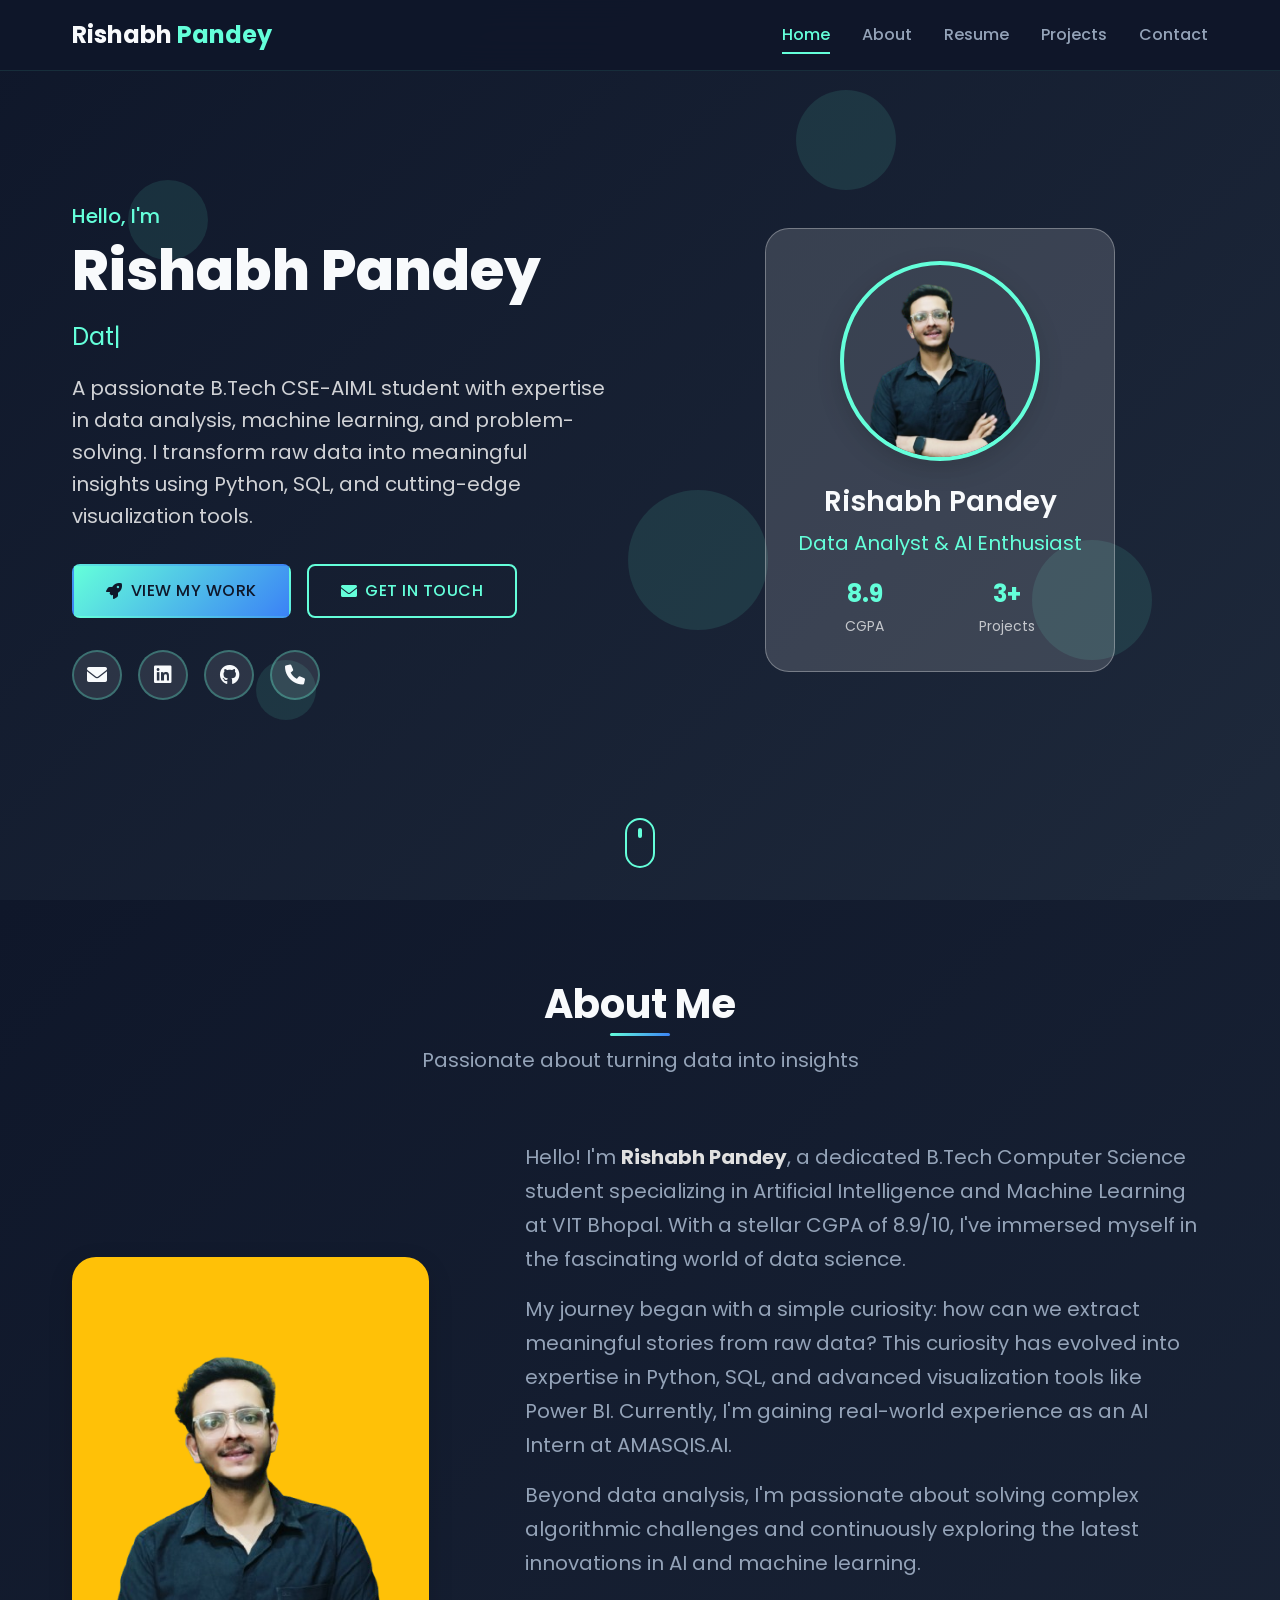
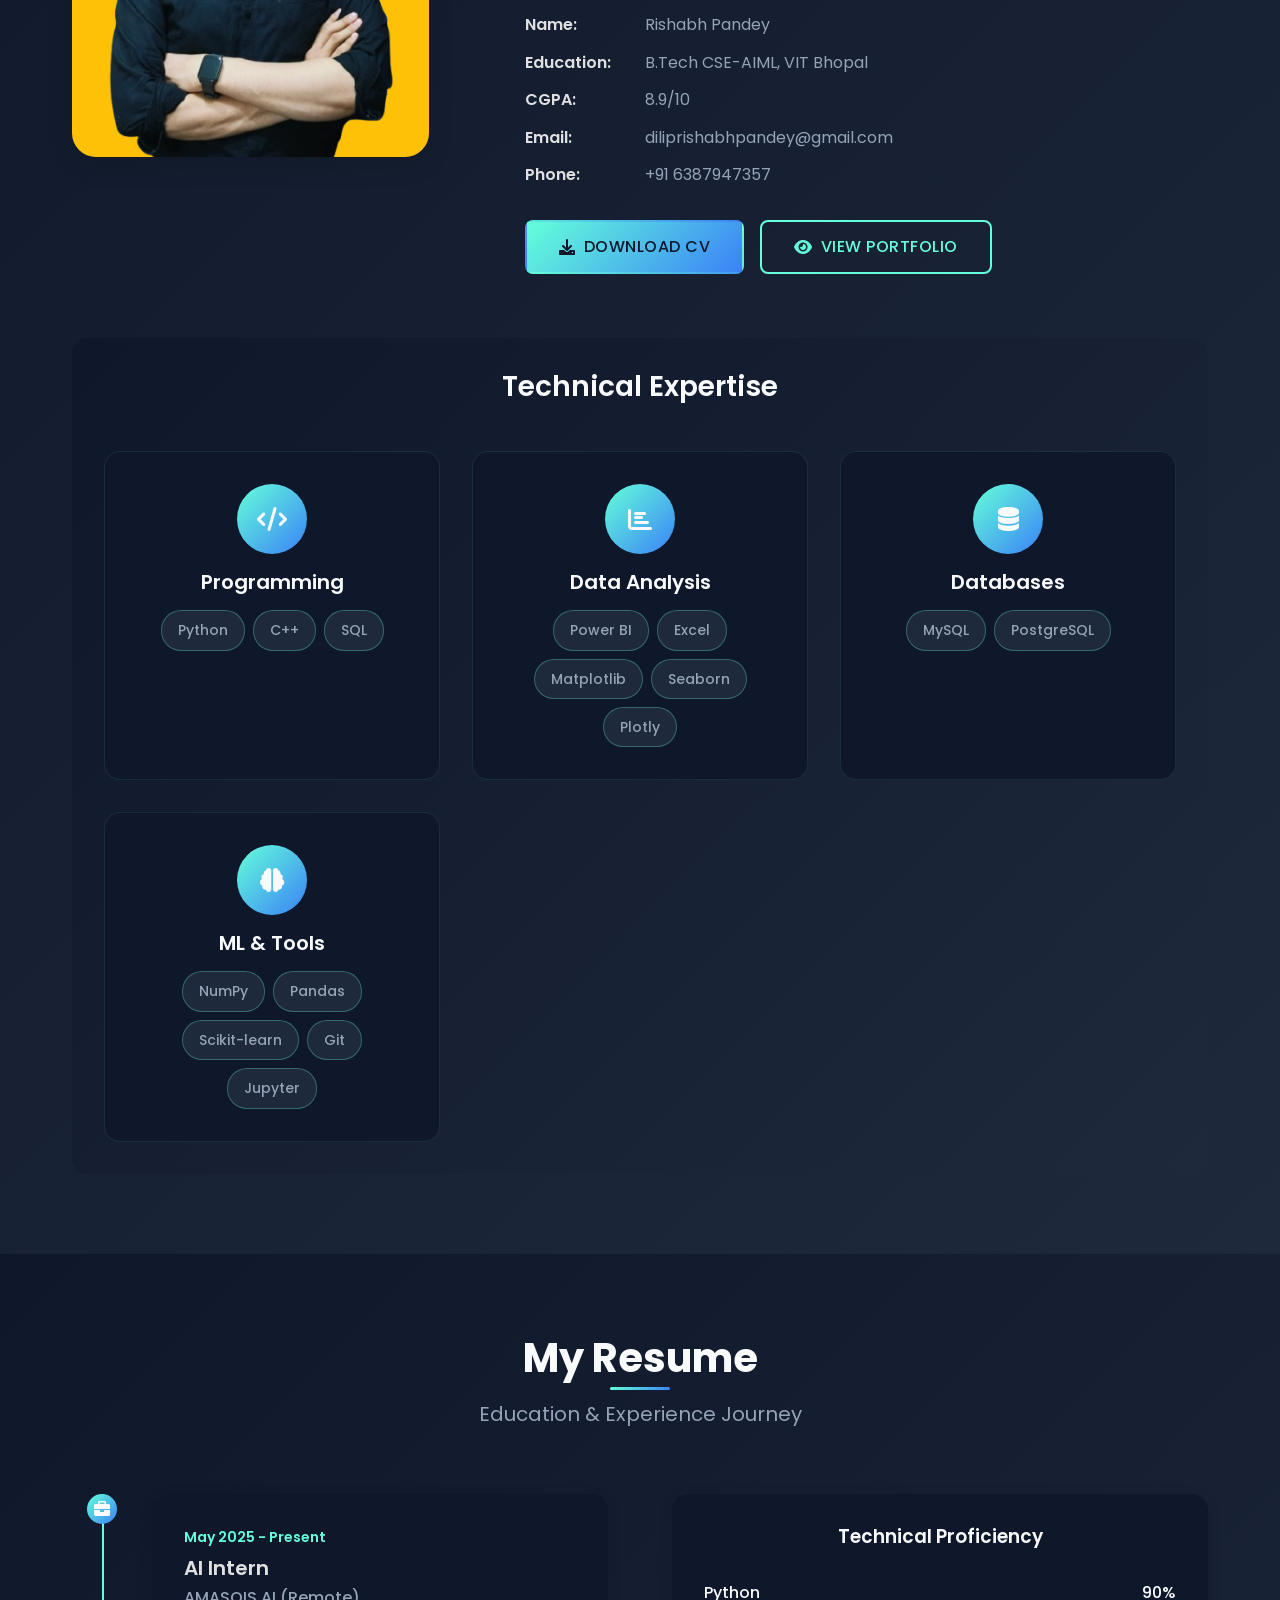
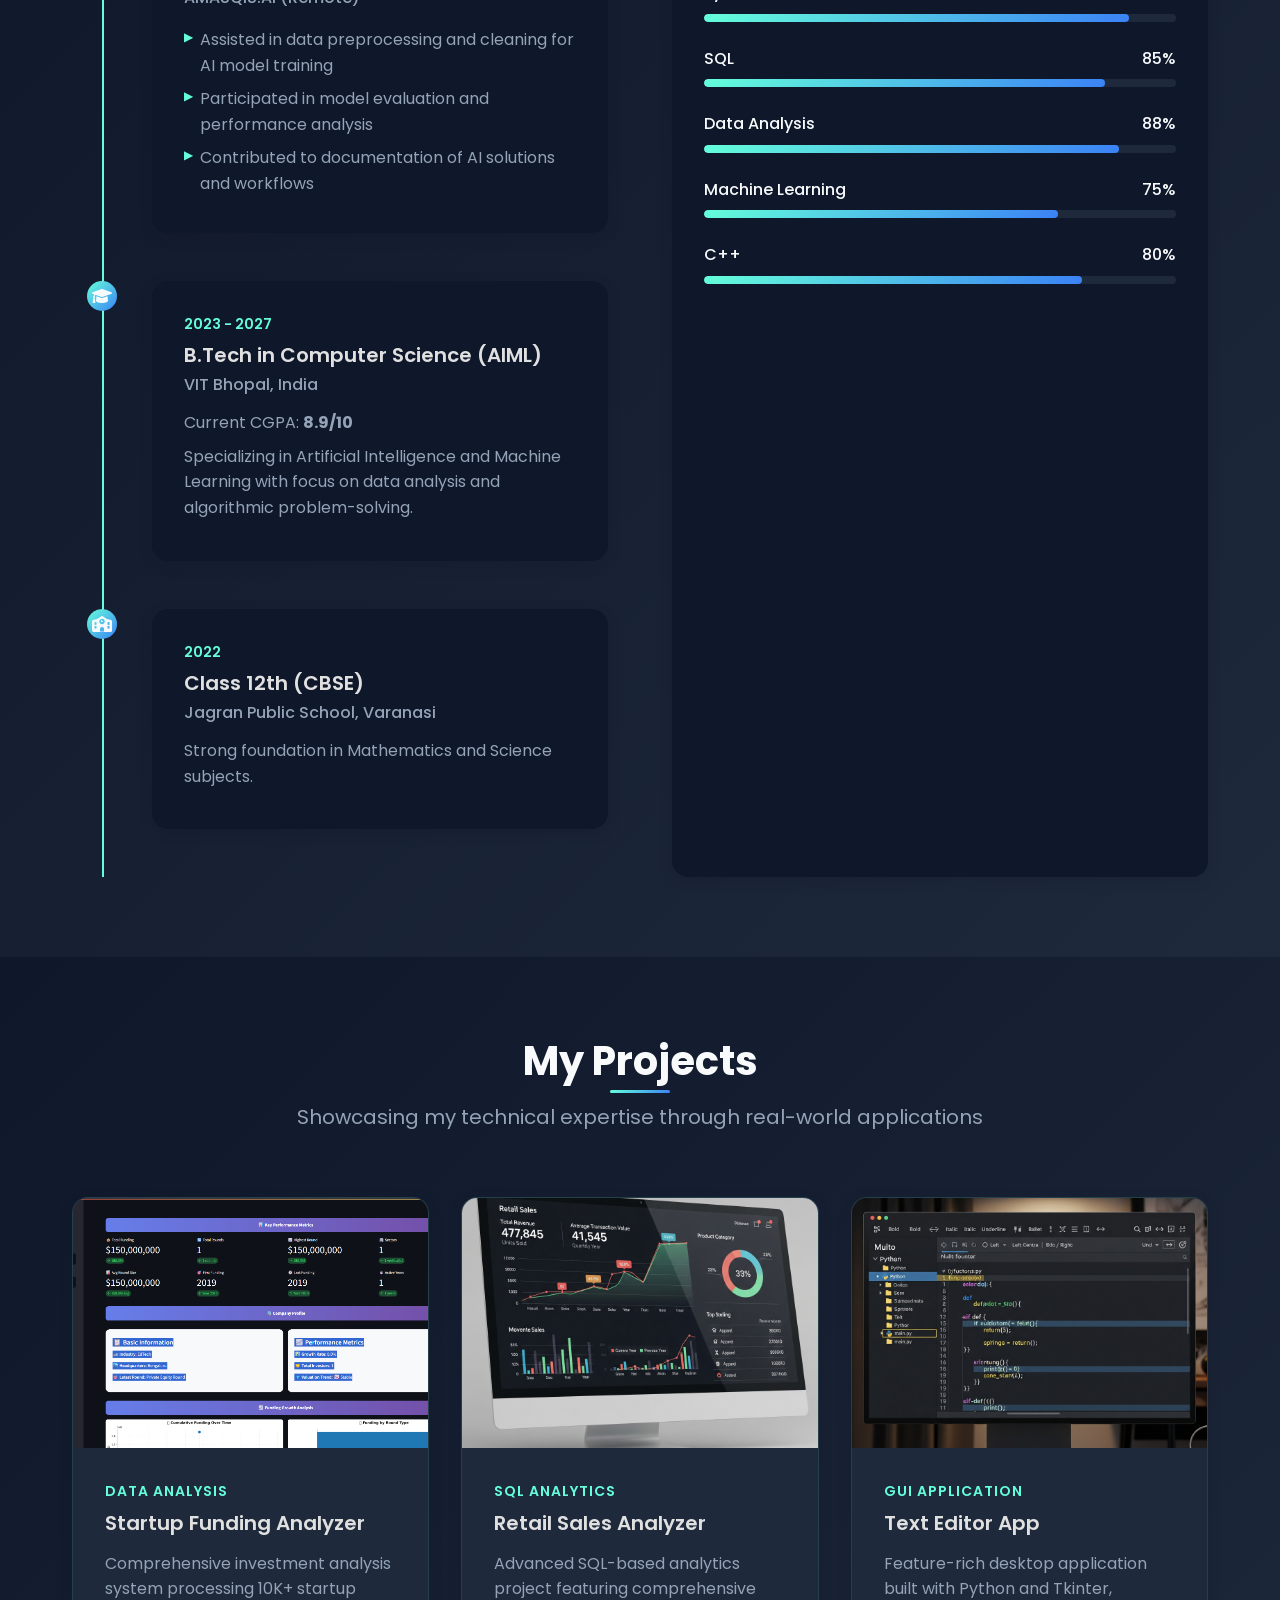
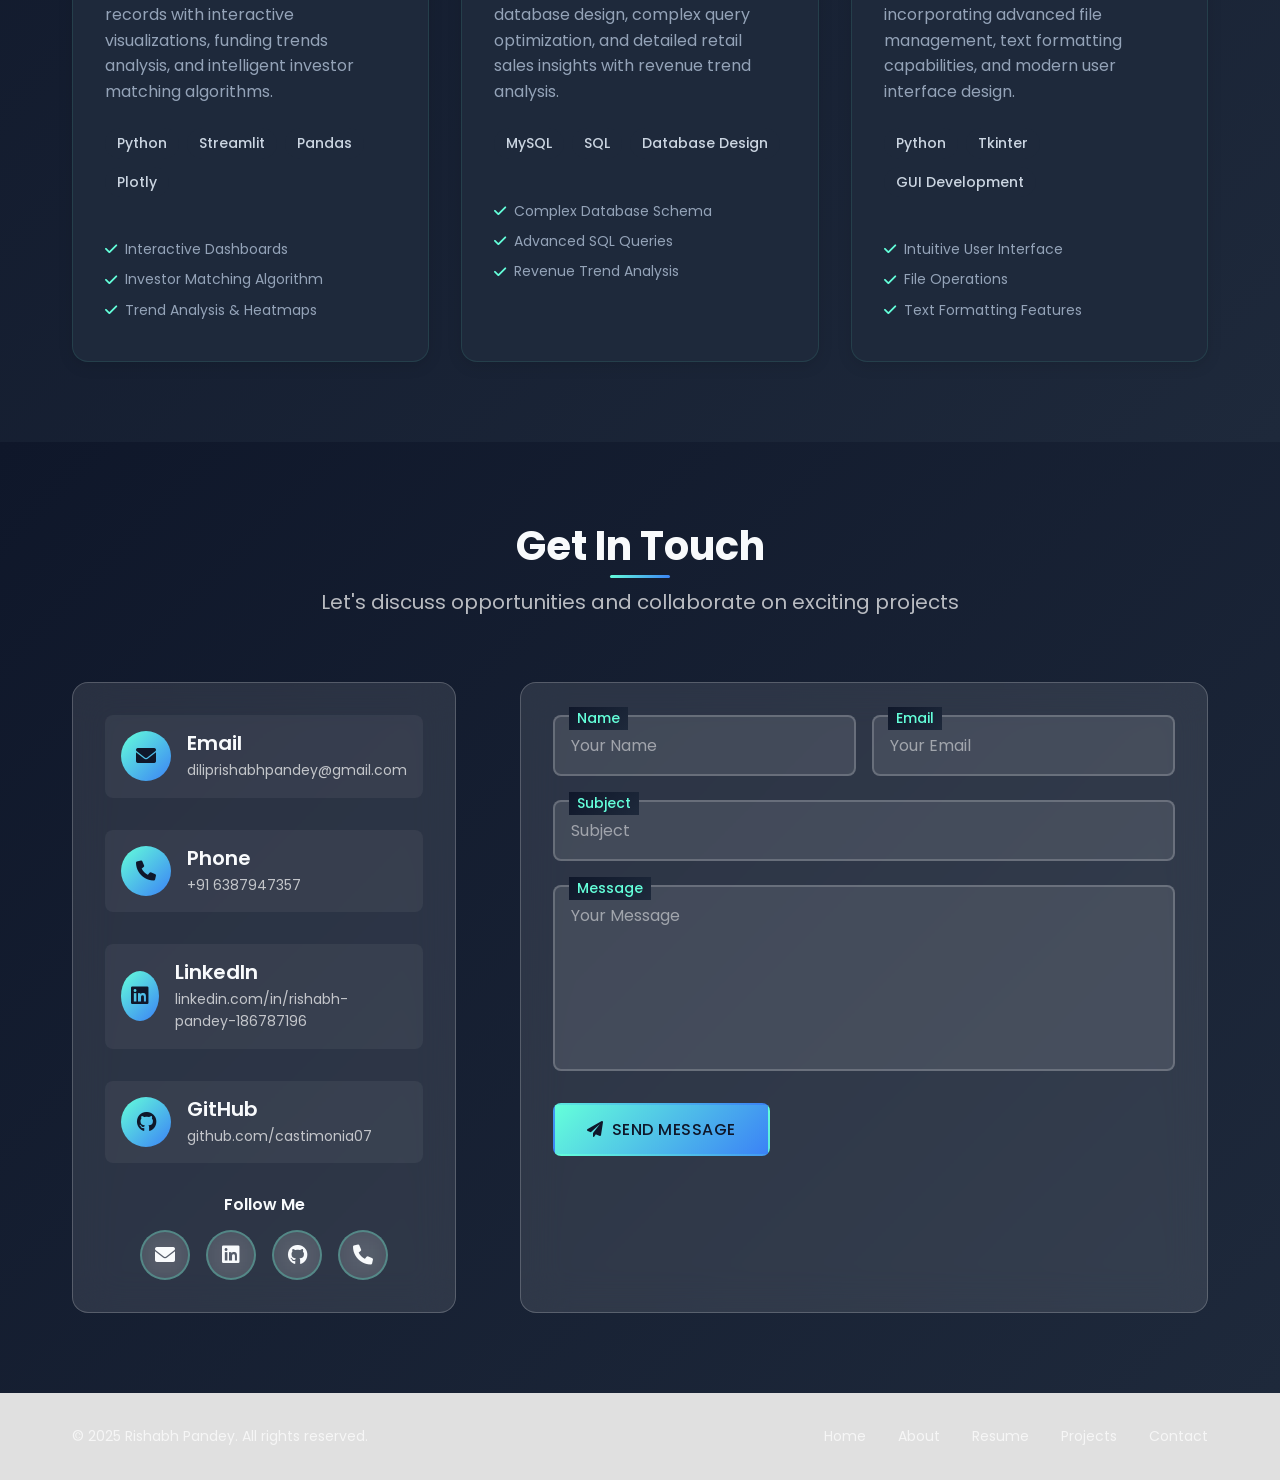
<file: index.html>
<!DOCTYPE html>
<html lang="en">
<head>
    <meta charset="UTF-8">
    <meta name="viewport" content="width=device-width, initial-scale=1.0">
    <title>Rishabh Pandey - Data Analyst & AI/ML Student</title>
    
    <!-- Font Awesome -->
    <link rel="stylesheet" href="https://cdnjs.cloudflare.com/ajax/libs/font-awesome/6.0.0/css/all.min.css">
    
    <!-- Custom CSS -->
    <link rel="stylesheet" href="style.css">
    <link rel="stylesheet" href="responsive.css">
</head>
<body>
    <!-- Preloader -->
    <div id="preloader">
        <div class="loader">
            <div class="loader-inner">
                <div class="loader-line-wrap">
                    <div class="loader-line"></div>
                </div>
                <div class="loader-line-wrap">
                    <div class="loader-line"></div>
                </div>
                <div class="loader-line-wrap">
                    <div class="loader-line"></div>
                </div>
                <div class="loader-line-wrap">
                    <div class="loader-line"></div>
                </div>
                <div class="loader-line-wrap">
                    <div class="loader-line"></div>
                </div>
            </div>
        </div>
    </div>

    <!-- Navigation -->
    <nav class="navbar" id="navbar">
        <div class="container">
            <div class="nav-brand">
                <a href="#home">Rishabh <span>Pandey</span></a>
            </div>
            <ul class="nav-menu" id="nav-menu">
                <li><a href="#home" class="nav-link active">Home</a></li>
                <li><a href="#about" class="nav-link">About</a></li>
                <li><a href="#resume" class="nav-link">Resume</a></li>
                <li><a href="#projects" class="nav-link">Projects</a></li>
                <li><a href="#contact" class="nav-link">Contact</a></li>
            </ul>
            <div class="hamburger" id="hamburger">
                <span></span>
                <span></span>
                <span></span>
            </div>
        </div>
    </nav>

    <!-- Hero Section -->
    <section id="home" class="hero">
        <div class="hero-background">
            <div class="floating-shapes">
                <div class="shape shape-1"></div>
                <div class="shape shape-2"></div>
                <div class="shape shape-3"></div>
                <div class="shape shape-4"></div>
                <div class="shape shape-5"></div>
            </div>
        </div>
        <div class="container">
            <div class="hero-content">
                <div class="hero-text">
                    <div class="hero-subtitle">Hello, I'm</div>
                    <h1 class="hero-title">Rishabh Pandey</h1>
                    <div class="hero-description">
                        <span class="typing-text"></span>
                    </div>
                    <p class="hero-bio">
                        A passionate B.Tech CSE-AIML student with expertise in data analysis, 
                        machine learning, and problem-solving. I transform raw data into 
                        meaningful insights using Python, SQL, and cutting-edge visualization tools.
                    </p>
                    <div class="hero-buttons">
                        <a href="#projects" class="btn btn-primary">
                            <i class="fas fa-rocket"></i> View My Work
                        </a>
                        <a href="#contact" class="btn btn-outline">
                            <i class="fas fa-envelope"></i> Get In Touch
                        </a>
                    </div>
                    <div class="social-links">
                        <a href="mailto:diliprishabhpandey@gmail.com" target="_blank">
                            <i class="fas fa-envelope"></i>
                        </a>
                        <a href="https://linkedin.com/in/rishabh-pandey-186787196" target="_blank">
                            <i class="fab fa-linkedin"></i>
                        </a>
                        <a href="https://github.com/castimonia07" target="_blank">
                            <i class="fab fa-github"></i>
                        </a>
                        <a href="tel:+916387947357" target="_blank">
                            <i class="fas fa-phone"></i>
                        </a>
                    </div>
                </div>
                <div class="hero-image">
                    <div class="profile-card">
                        <div class="profile-image">
                            <img src="images\about.png" alt="Rishabh Pandey">
                            <div class="image-overlay"></div>
                        </div>
                        <div class="profile-info">
                            <h3>Rishabh Pandey</h3>
                            <p>Data Analyst & AI Enthusiast</p>
                            <div class="profile-stats">
                                <div class="stat">
                                    <span class="stat-number">8.9</span>
                                    <span class="stat-label">CGPA</span>
                                </div>
                                <div class="stat">
                                    <span class="stat-number">3+</span>
                                    <span class="stat-label">Projects</span>
                                </div>
                            </div>
                        </div>
                    </div>
                </div>
            </div>
        </div>
        <div class="scroll-down">
            <a href="#about">
                <div class="mouse">
                    <div class="wheel"></div>
                </div>
            </a>
        </div>
    </section>

    <!-- About Section -->
    <section id="about" class="section about">
        <div class="container">
            <div class="section-header">
                <h2 class="section-title">About Me</h2>
                <p class="section-subtitle">Passionate about turning data into insights</p>
            </div>
            
            <div class="about-content">
                <div class="about-image">
                    <div class="image-wrapper">
                        <img src="images\about-me.png" alt="Rishabh Pandey">
                        <!-- <div class="experience-box">
                            <div class="exp-number">2+</div>
                            <div class="exp-text">Years of<br>Experience</div>
                        </div> -->
                    </div>
                </div>
                
                <div class="about-text">
                    <div class="about-description">
                        <p>
                            Hello! I'm <strong>Rishabh Pandey</strong>, a dedicated B.Tech Computer Science student 
                            specializing in Artificial Intelligence and Machine Learning at VIT Bhopal. 
                            With a stellar CGPA of 8.9/10, I've immersed myself in the fascinating world of data science.
                        </p>
                        <p>
                            My journey began with a simple curiosity: how can we extract meaningful stories from raw data? 
                            This curiosity has evolved into expertise in Python, SQL, and advanced visualization tools like Power BI. 
                            Currently, I'm gaining real-world experience as an AI Intern at AMASQIS.AI.
                        </p>
                        <p>
                            Beyond data analysis, I'm passionate about solving complex algorithmic challenges and 
                            continuously exploring the latest innovations in AI and machine learning.
                        </p>
                    </div>
                    
                    <div class="personal-info">
                        <div class="info-item">
                            <span class="info-label">Name:</span>
                            <span class="info-value">Rishabh Pandey</span>
                        </div>
                        <div class="info-item">
                            <span class="info-label">Education:</span>
                            <span class="info-value">B.Tech CSE-AIML, VIT Bhopal</span>
                        </div>
                        <div class="info-item">
                            <span class="info-label">CGPA:</span>
                            <span class="info-value">8.9/10</span>
                        </div>
                        <div class="info-item">
                            <span class="info-label">Email:</span>
                            <span class="info-value">diliprishabhpandey@gmail.com</span>
                        </div>
                        <div class="info-item">
                            <span class="info-label">Phone:</span>
                            <span class="info-value">+91 6387947357</span>
                        </div>
                    </div>
                    
                    <div class="about-buttons">
                        <a href="#contact" class="btn btn-primary">
                            <i class="fas fa-download"></i> Download CV
                        </a>
                        <a href="#projects" class="btn btn-outline">
                            <i class="fas fa-eye"></i> View Portfolio
                        </a>
                    </div>
                </div>
            </div>
            
            <!-- Skills Section -->
            <div class="skills-section">
                <h3 class="skills-title">Technical Expertise</h3>
                <div class="skills-grid">
                    <div class="skill-category">
                        <div class="category-icon">
                            <i class="fas fa-code"></i>
                        </div>
                        <h4>Programming</h4>
                        <div class="skills-list">
                            <span class="skill-tag">Python</span>
                            <span class="skill-tag">C++</span>
                            <span class="skill-tag">SQL</span>
                        </div>
                    </div>
                    
                    <div class="skill-category">
                        <div class="category-icon">
                            <i class="fas fa-chart-bar"></i>
                        </div>
                        <h4>Data Analysis</h4>
                        <div class="skills-list">
                            <span class="skill-tag">Power BI</span>
                            <span class="skill-tag">Excel</span>
                            <span class="skill-tag">Matplotlib</span>
                            <span class="skill-tag">Seaborn</span>
                            <span class="skill-tag">Plotly</span>
                        </div>
                    </div>
                    
                    <div class="skill-category">
                        <div class="category-icon">
                            <i class="fas fa-database"></i>
                        </div>
                        <h4>Databases</h4>
                        <div class="skills-list">
                            <span class="skill-tag">MySQL</span>
                            <span class="skill-tag">PostgreSQL</span>
                        </div>
                    </div>
                    
                    <div class="skill-category">
                        <div class="category-icon">
                            <i class="fas fa-brain"></i>
                        </div>
                        <h4>ML & Tools</h4>
                        <div class="skills-list">
                            <span class="skill-tag">NumPy</span>
                            <span class="skill-tag">Pandas</span>
                            <span class="skill-tag">Scikit-learn</span>
                            <span class="skill-tag">Git</span>
                            <span class="skill-tag">Jupyter</span>
                        </div>
                    </div>
                </div>
            </div>
        </div>
    </section>

    <!-- Resume Section -->
    <section id="resume" class="section resume">
        <div class="container">
            <div class="section-header">
                <h2 class="section-title">My Resume</h2>
                <p class="section-subtitle">Education & Experience Journey</p>
            </div>
            
            <div class="resume-content">
                <div class="timeline">
                    <div class="timeline-item">
                        <div class="timeline-icon">
                            <i class="fas fa-briefcase"></i>
                        </div>
                        <div class="timeline-content">
                            <div class="timeline-date">May 2025 - Present</div>
                            <h3>AI Intern</h3>
                            <h4>AMASQIS.AI (Remote)</h4>
                            <ul>
                                <li>Assisted in data preprocessing and cleaning for AI model training</li>
                                <li>Participated in model evaluation and performance analysis</li>
                                <li>Contributed to documentation of AI solutions and workflows</li>
                            </ul>
                        </div>
                    </div>
                    
                    <div class="timeline-item">
                        <div class="timeline-icon">
                            <i class="fas fa-graduation-cap"></i>
                        </div>
                        <div class="timeline-content">
                            <div class="timeline-date">2023 - 2027</div>
                            <h3>B.Tech in Computer Science (AIML)</h3>
                            <h4>VIT Bhopal, India</h4>
                            <p>Current CGPA: <strong>8.9/10</strong></p>
                            <p>Specializing in Artificial Intelligence and Machine Learning with focus on data analysis and algorithmic problem-solving.</p>
                        </div>
                    </div>
                    
                    <div class="timeline-item">
                        <div class="timeline-icon">
                            <i class="fas fa-school"></i>
                        </div>
                        <div class="timeline-content">
                            <div class="timeline-date">2022</div>
                            <h3>Class 12th (CBSE)</h3>
                            <h4>Jagran Public School, Varanasi</h4>
                            <!-- <p>Percentage: <strong>88%</strong></p> -->
                            <p>Strong foundation in Mathematics and Science subjects.</p>
                        </div>
                    </div>
                </div>
                
                <!-- Skills Progress Bars -->
                <div class="skills-progress">
                    <h3>Technical Proficiency</h3>
                    <div class="progress-item">
                        <div class="progress-label">
                            <span>Python</span>
                            <span>90%</span>
                        </div>
                        <div class="progress-bar">
                            <div class="progress-fill" data-width="90%"></div>
                        </div>
                    </div>
                    
                    <div class="progress-item">
                        <div class="progress-label">
                            <span>SQL</span>
                            <span>85%</span>
                        </div>
                        <div class="progress-bar">
                            <div class="progress-fill" data-width="85%"></div>
                        </div>
                    </div>
                    
                    <div class="progress-item">
                        <div class="progress-label">
                            <span>Data Analysis</span>
                            <span>88%</span>
                        </div>
                        <div class="progress-bar">
                            <div class="progress-fill" data-width="88%"></div>
                        </div>
                    </div>
                    
                    <div class="progress-item">
                        <div class="progress-label">
                            <span>Machine Learning</span>
                            <span>75%</span>
                        </div>
                        <div class="progress-bar">
                            <div class="progress-fill" data-width="75%"></div>
                        </div>
                    </div>
                    
                    <div class="progress-item">
                        <div class="progress-label">
                            <span>C++</span>
                            <span>80%</span>
                        </div>
                        <div class="progress-bar">
                            <div class="progress-fill" data-width="80%"></div>
                        </div>
                    </div>
                </div>
            </div>
        </div>
    </section>

    <!-- Projects Section -->
    <section id="projects" class="section projects">
        <div class="container">
            <div class="section-header">
                <h2 class="section-title">My Projects</h2>
                <p class="section-subtitle">Showcasing my technical expertise through real-world applications</p>
            </div>
            
            <div class="projects-grid">
                <div class="project-card">
                    <div class="project-image">
                        <img src="images\proj_1.png" alt="Startup Funding Analyzer">
                        <div class="project-overlay">
                            <div class="project-links">
                                <a href="https://startup-funding-analysis-gdb4me6ajbgewyshmapydq.streamlit.app/" class="project-link">
                                    <i class="fas fa-external-link-alt"></i>
                                </a>
                                <a href="https://github.com/castimonia07/Startup-Funding-Analysis" class="project-link">
                                    <i class="fab fa-github"></i>
                                </a>
                            </div>
                        </div>
                    </div>
                    <div class="project-content">
                        <div class="project-category">Data Analysis</div>
                        <h3>Startup Funding Analyzer</h3>
                        <p>
                            Comprehensive investment analysis system processing 10K+ startup records with 
                            interactive visualizations, funding trends analysis, and intelligent investor matching algorithms.
                        </p>
                        <div class="project-tech">
                            <span class="tech-tag">Python</span>
                            <span class="tech-tag">Streamlit</span>
                            <span class="tech-tag">Pandas</span>
                            <span class="tech-tag">Plotly</span>
                        </div>
                        <div class="project-features">
                            <div class="feature"><i class="fas fa-check"></i> Interactive Dashboards</div>
                            <div class="feature"><i class="fas fa-check"></i> Investor Matching Algorithm</div>
                            <div class="feature"><i class="fas fa-check"></i> Trend Analysis & Heatmaps</div>
                        </div>
                    </div>
                </div>
                
                <div class="project-card">
                    <div class="project-image">
                        <img src="images\proj_2.png" alt="Retail Sales Analyzer">
                        <div class="project-overlay">
                            <div class="project-links">
                                <a href="https://github.com/castimonia07/sql_retail_sales_p1" class="project-link">
                                    <i class="fab fa-github"></i>
                                </a>
                            </div>
                        </div>
                    </div>
                    <div class="project-content">
                        <div class="project-category">SQL Analytics</div>
                        <h3>Retail Sales Analyzer</h3>
                        <p>
                            Advanced SQL-based analytics project featuring comprehensive database design, 
                            complex query optimization, and detailed retail sales insights with revenue trend analysis.
                        </p>
                        <div class="project-tech">
                            <span class="tech-tag">MySQL</span>
                            <span class="tech-tag">SQL</span>
                            <span class="tech-tag">Database Design</span>
                        </div>
                        <div class="project-features">
                            <div class="feature"><i class="fas fa-check"></i> Complex Database Schema</div>
                            <div class="feature"><i class="fas fa-check"></i> Advanced SQL Queries</div>
                            <div class="feature"><i class="fas fa-check"></i> Revenue Trend Analysis</div>
                        </div>
                    </div>
                </div>
                
                <div class="project-card">
                    <div class="project-image">
                        <img src="images\proj_3.png" alt="Text Editor App">
                        <div class="project-overlay">
                            <div class="project-links">
                                <a href="#" class="project-link">
                                    <i class="fab fa-github"></i>
                                </a>
                            </div>
                        </div>
                    </div>
                    <div class="project-content">
                        <div class="project-category">GUI Application</div>
                        <h3>Text Editor App</h3>
                        <p>
                            Feature-rich desktop application built with Python and Tkinter, incorporating 
                            advanced file management, text formatting capabilities, and modern user interface design.
                        </p>
                        <div class="project-tech">
                            <span class="tech-tag">Python</span>
                            <span class="tech-tag">Tkinter</span>
                            <span class="tech-tag">GUI Development</span>
                            <!-- <span class="tech-tag">Pandas</span> -->
                        </div>
                        <div class="project-features">
                            <div class="feature"><i class="fas fa-check"></i> Intuitive User Interface</div>
                            <div class="feature"><i class="fas fa-check"></i> File Operations</div>
                            <div class="feature"><i class="fas fa-check"></i> Text Formatting Features</div>
                        </div>
                    </div>
                </div>
            </div>
        </div>
    </section>

    <!-- Contact Section -->
    <section id="contact" class="section contact">
        <div class="container">
            <div class="section-header">
                <h2 class="section-title">Get In Touch</h2>
                <p class="section-subtitle">Let's discuss opportunities and collaborate on exciting projects</p>
            </div>
            
            <div class="contact-content">
                <div class="contact-info">
                    <div class="contact-item">
                        <div class="contact-icon">
                            <i class="fas fa-envelope"></i>
                        </div>
                        <div class="contact-details">
                            <h4>Email</h4>
                            <p>diliprishabhpandey@gmail.com</p>
                        </div>
                    </div>
                    
                    <div class="contact-item">
                        <div class="contact-icon">
                            <i class="fas fa-phone"></i>
                        </div>
                        <div class="contact-details">
                            <h4>Phone</h4>
                            <p>+91 6387947357</p>
                        </div>
                    </div>
                    
                    <div class="contact-item">
                        <div class="contact-icon">
                            <i class="fab fa-linkedin"></i>
                        </div>
                        <div class="contact-details">
                            <h4>LinkedIn</h4>
                            <p>linkedin.com/in/rishabh-pandey-186787196</p>
                        </div>
                    </div>
                    
                    <div class="contact-item">
                        <div class="contact-icon">
                            <i class="fab fa-github"></i>
                        </div>
                        <div class="contact-details">
                            <h4>GitHub</h4>
                            <p>github.com/castimonia07</p>
                        </div>
                    </div>
                    
                    <div class="contact-social">
                        <h4>Follow Me</h4>
                        <div class="social-links">
                            <a href="mailto:diliprishabhpandey@gmail.com"><i class="fas fa-envelope"></i></a>
                            <a href="https://linkedin.com/in/rishabh-pandey-186787196" target="_blank"><i class="fab fa-linkedin"></i></a>
                            <a href="https://github.com/castimonia07" target="_blank"><i class="fab fa-github"></i></a>
                            <a href="tel:+916387947357"><i class="fas fa-phone"></i></a>
                        </div>
                    </div>
                </div>
                
                <div class="contact-form">
                    <form id="contact-form">
                        <div class="form-row">
                            <div class="form-group">
                                <input type="text" id="name" name="name" placeholder="Your Name" required>
                                <label for="name">Name</label>
                            </div>
                            <div class="form-group">
                                <input type="email" id="email" name="email" placeholder="Your Email" required>
                                <label for="email">Email</label>
                            </div>
                        </div>
                        <div class="form-group">
                            <input type="text" id="subject" name="subject" placeholder="Subject" required>
                            <label for="subject">Subject</label>
                        </div>
                        <div class="form-group">
                            <textarea id="message" name="message" placeholder="Your Message" rows="6" required></textarea>
                            <label for="message">Message</label>
                        </div>
                        <button type="submit" class="btn btn-primary">
                            <i class="fas fa-paper-plane"></i> Send Message
                        </button>
                    </form>
                </div>
            </div>
        </div>
    </section>

    <!-- Footer -->
    <footer class="footer">
        <div class="container">
            <div class="footer-content">
                <div class="footer-text">
                    <p>&copy; 2025 Rishabh Pandey. All rights reserved.</p>
                </div>
                <div class="footer-links">
                    <a href="#home">Home</a>
                    <a href="#about">About</a>
                    <a href="#resume">Resume</a>
                    <a href="#projects">Projects</a>
                    <a href="#contact">Contact</a>
                </div>
            </div>
        </div>
    </footer>

    <!-- Back to Top Button -->
    <button id="back-to-top" class="back-to-top">
        <i class="fas fa-chevron-up"></i>
    </button>

    <!-- Scripts -->
    <script src="app.js"></script>
</body>
</html>
</file>
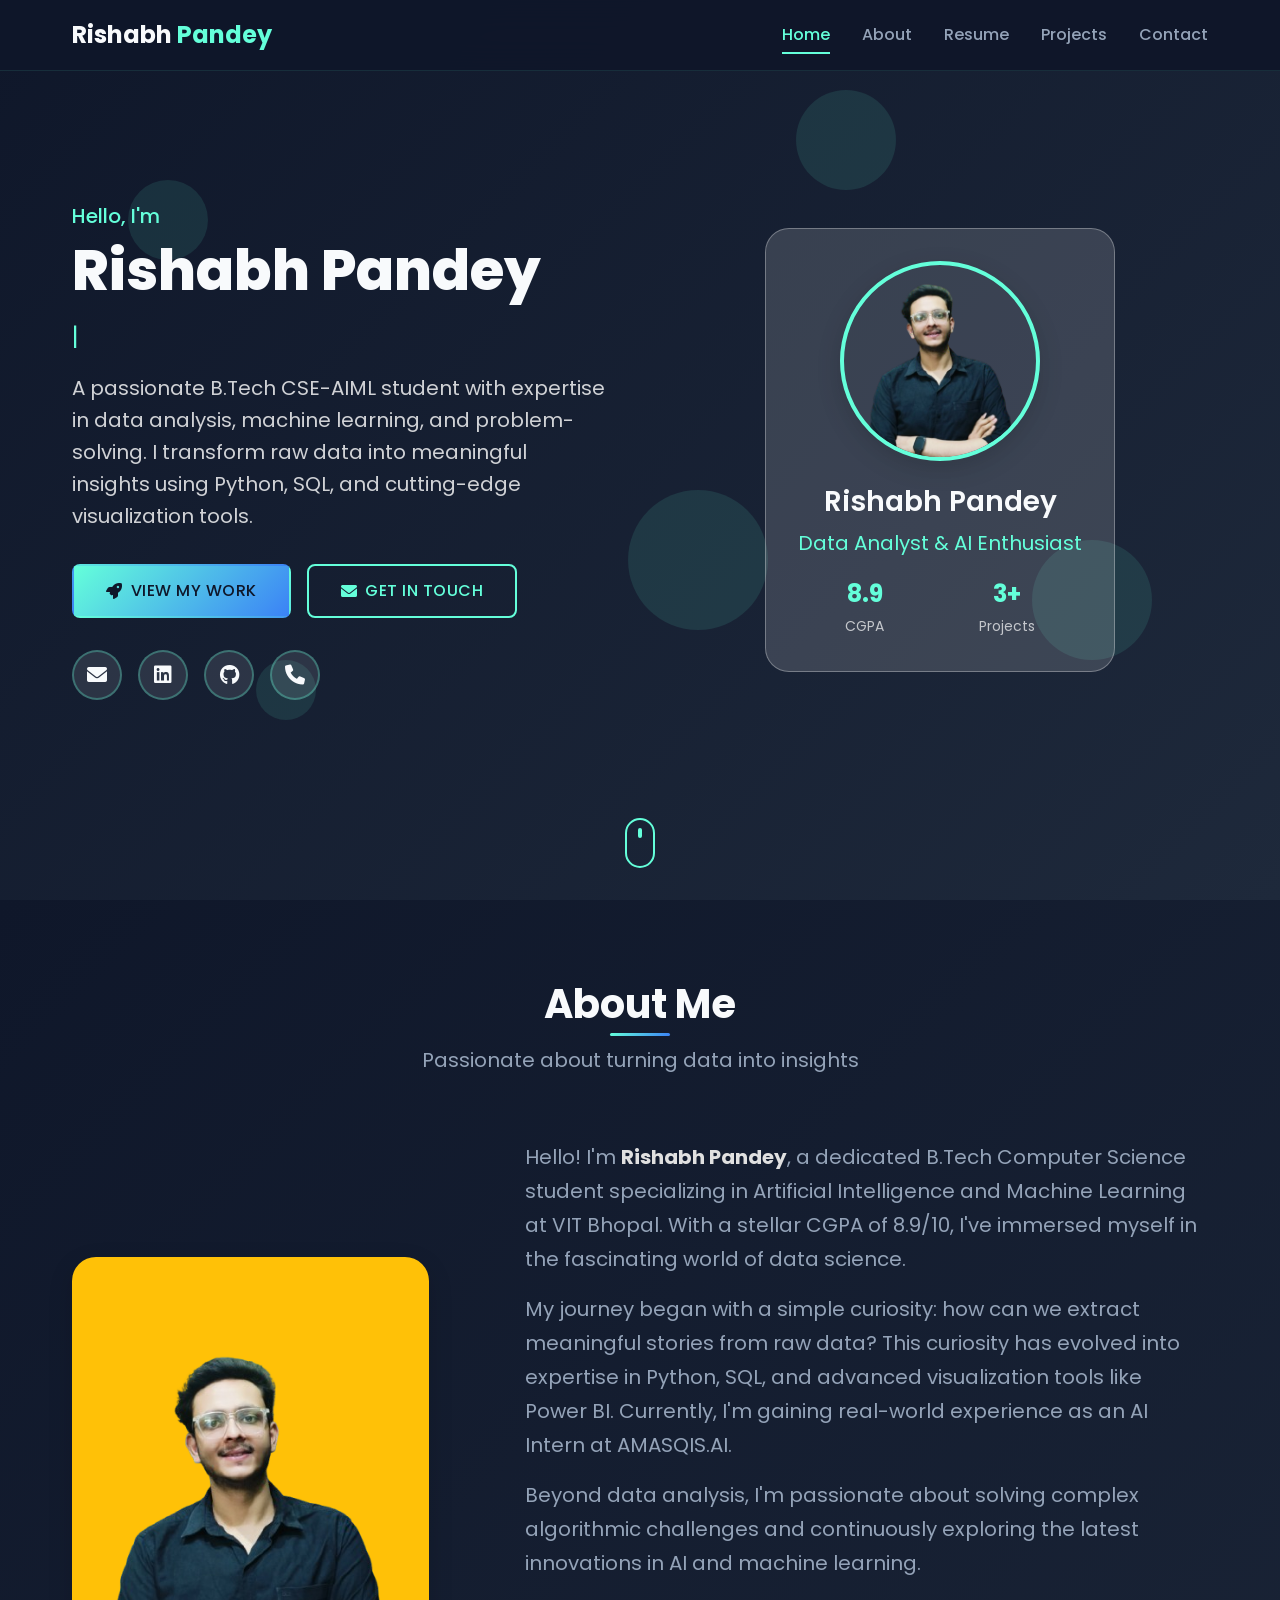
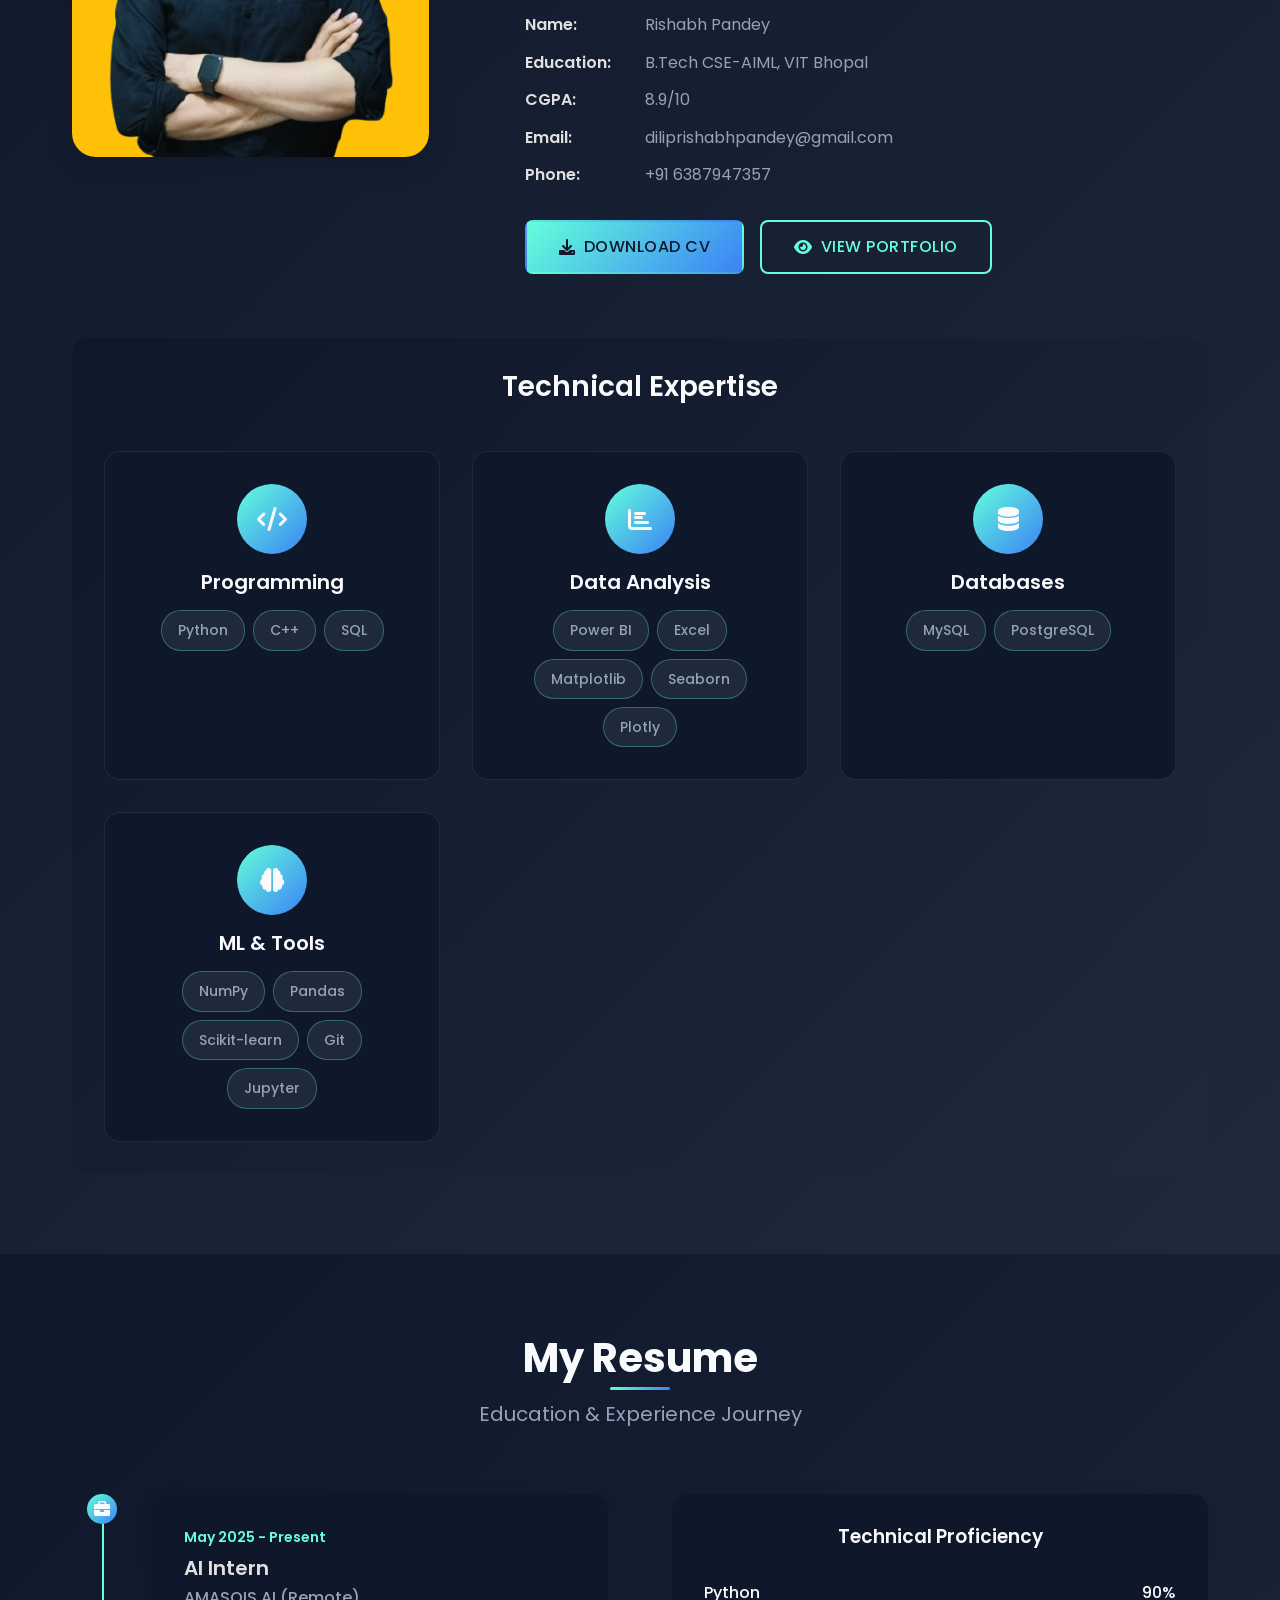
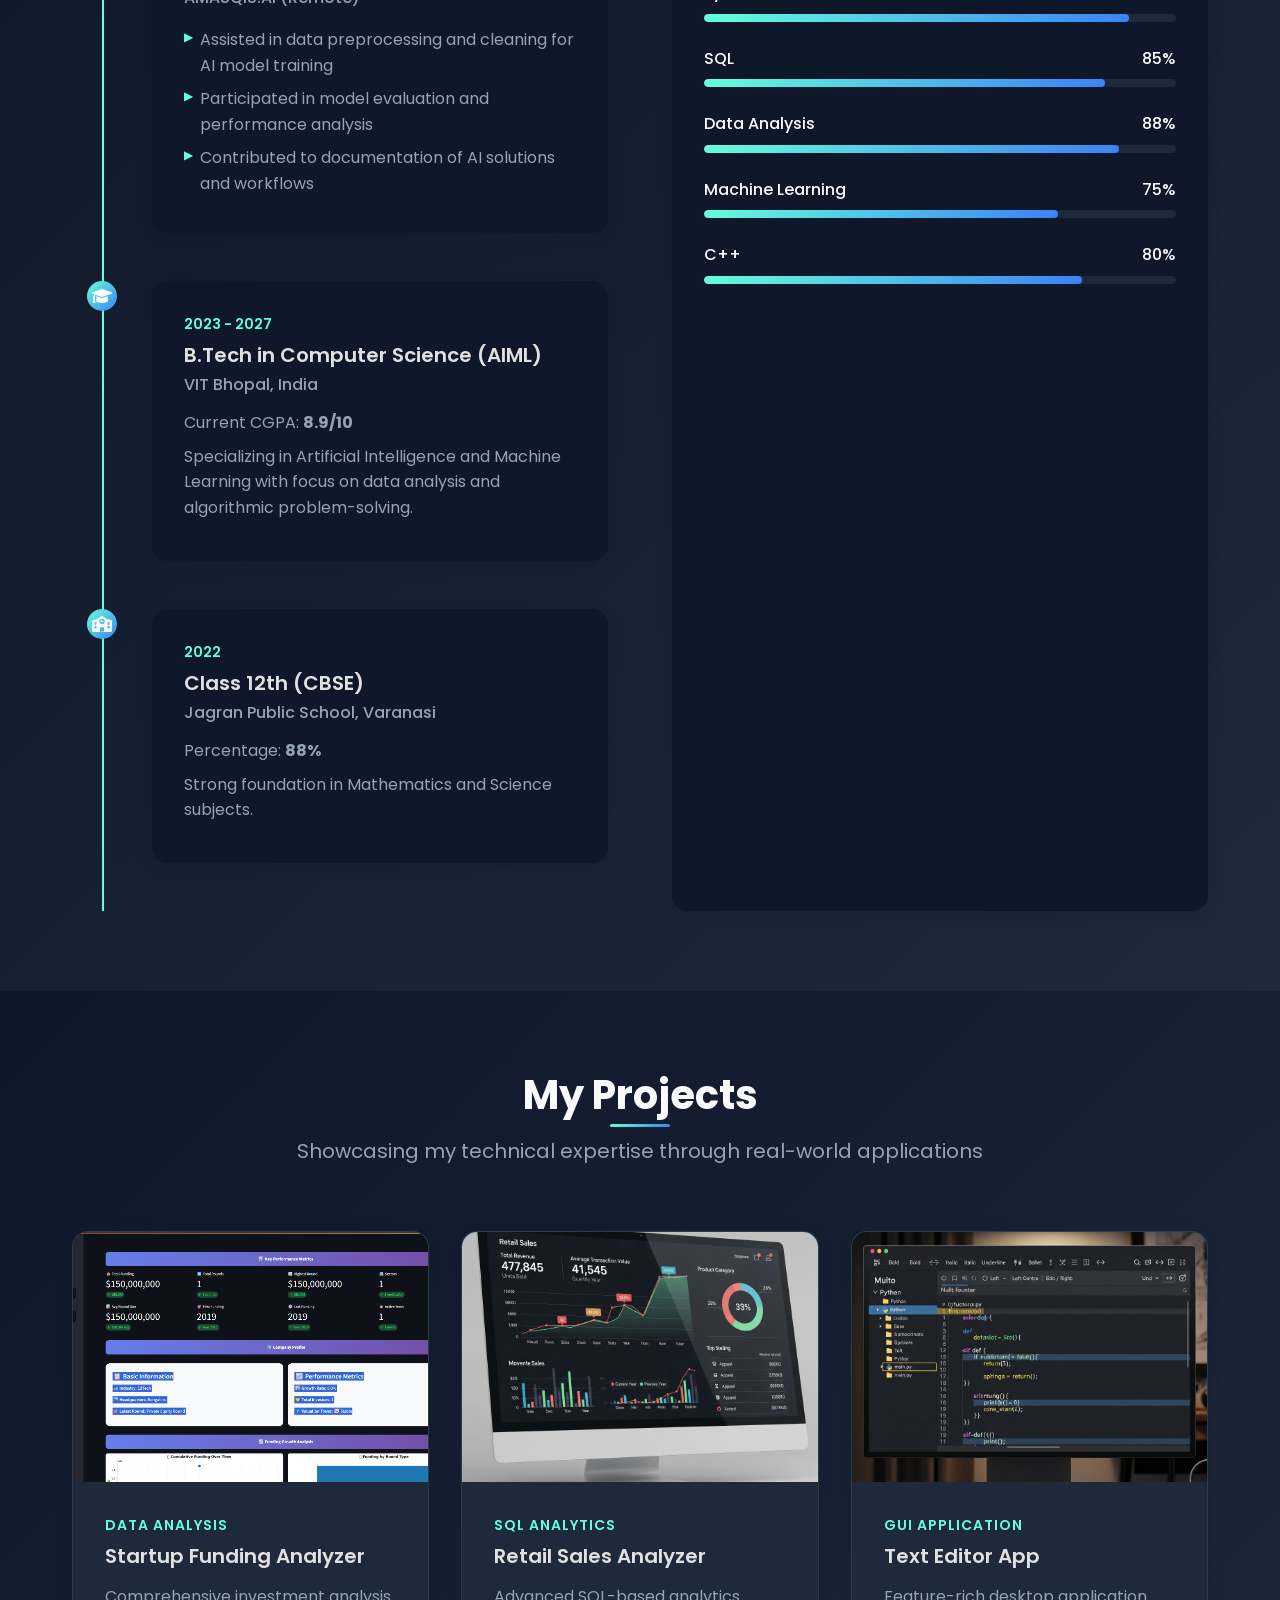
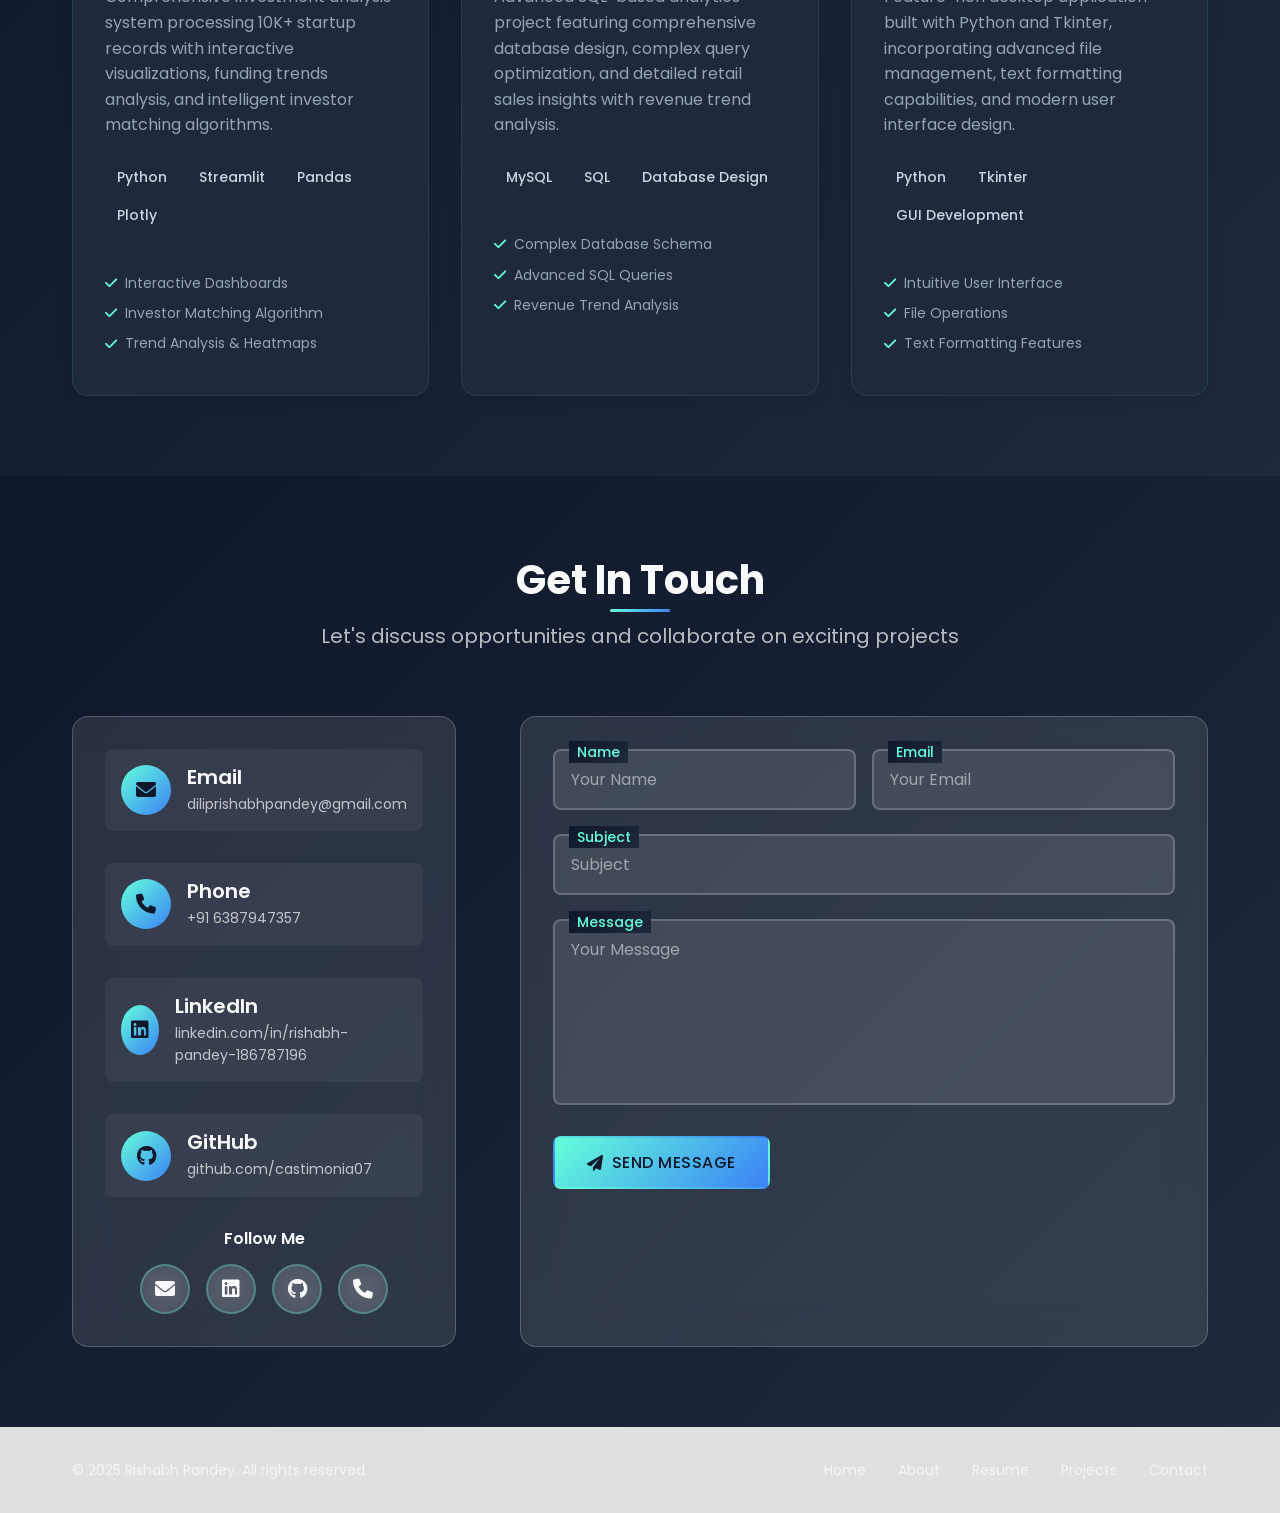
<file: Portfolio/index.html>
<!DOCTYPE html>
<html lang="en">
<head>
    <meta charset="UTF-8">
    <meta name="viewport" content="width=device-width, initial-scale=1.0">
    <title>Rishabh Pandey - Data Analyst & AI/ML Student</title>
    
    <!-- Font Awesome -->
    <link rel="stylesheet" href="https://cdnjs.cloudflare.com/ajax/libs/font-awesome/6.0.0/css/all.min.css">
    
    <!-- Custom CSS -->
    <link rel="stylesheet" href="style.css">
    <link rel="stylesheet" href="responsive.css">
</head>
<body>
    <!-- Preloader -->
    <div id="preloader">
        <div class="loader">
            <div class="loader-inner">
                <div class="loader-line-wrap">
                    <div class="loader-line"></div>
                </div>
                <div class="loader-line-wrap">
                    <div class="loader-line"></div>
                </div>
                <div class="loader-line-wrap">
                    <div class="loader-line"></div>
                </div>
                <div class="loader-line-wrap">
                    <div class="loader-line"></div>
                </div>
                <div class="loader-line-wrap">
                    <div class="loader-line"></div>
                </div>
            </div>
        </div>
    </div>

    <!-- Navigation -->
    <nav class="navbar" id="navbar">
        <div class="container">
            <div class="nav-brand">
                <a href="#home">Rishabh <span>Pandey</span></a>
            </div>
            <ul class="nav-menu" id="nav-menu">
                <li><a href="#home" class="nav-link active">Home</a></li>
                <li><a href="#about" class="nav-link">About</a></li>
                <li><a href="#resume" class="nav-link">Resume</a></li>
                <li><a href="#projects" class="nav-link">Projects</a></li>
                <li><a href="#contact" class="nav-link">Contact</a></li>
            </ul>
            <div class="hamburger" id="hamburger">
                <span></span>
                <span></span>
                <span></span>
            </div>
        </div>
    </nav>

    <!-- Hero Section -->
    <section id="home" class="hero">
        <div class="hero-background">
            <div class="floating-shapes">
                <div class="shape shape-1"></div>
                <div class="shape shape-2"></div>
                <div class="shape shape-3"></div>
                <div class="shape shape-4"></div>
                <div class="shape shape-5"></div>
            </div>
        </div>
        <div class="container">
            <div class="hero-content">
                <div class="hero-text">
                    <div class="hero-subtitle">Hello, I'm</div>
                    <h1 class="hero-title">Rishabh Pandey</h1>
                    <div class="hero-description">
                        <span class="typing-text"></span>
                    </div>
                    <p class="hero-bio">
                        A passionate B.Tech CSE-AIML student with expertise in data analysis, 
                        machine learning, and problem-solving. I transform raw data into 
                        meaningful insights using Python, SQL, and cutting-edge visualization tools.
                    </p>
                    <div class="hero-buttons">
                        <a href="#projects" class="btn btn-primary">
                            <i class="fas fa-rocket"></i> View My Work
                        </a>
                        <a href="#contact" class="btn btn-outline">
                            <i class="fas fa-envelope"></i> Get In Touch
                        </a>
                    </div>
                    <div class="social-links">
                        <a href="mailto:diliprishabhpandey@gmail.com" target="_blank">
                            <i class="fas fa-envelope"></i>
                        </a>
                        <a href="https://linkedin.com/in/rishabh-pandey-186787196" target="_blank">
                            <i class="fab fa-linkedin"></i>
                        </a>
                        <a href="https://github.com/castimonia07" target="_blank">
                            <i class="fab fa-github"></i>
                        </a>
                        <a href="tel:+916387947357" target="_blank">
                            <i class="fas fa-phone"></i>
                        </a>
                    </div>
                </div>
                <div class="hero-image">
                    <div class="profile-card">
                        <div class="profile-image">
                            <img src="images\about.png" alt="Rishabh Pandey">
                            <div class="image-overlay"></div>
                        </div>
                        <div class="profile-info">
                            <h3>Rishabh Pandey</h3>
                            <p>Data Analyst & AI Enthusiast</p>
                            <div class="profile-stats">
                                <div class="stat">
                                    <span class="stat-number">8.9</span>
                                    <span class="stat-label">CGPA</span>
                                </div>
                                <div class="stat">
                                    <span class="stat-number">3+</span>
                                    <span class="stat-label">Projects</span>
                                </div>
                            </div>
                        </div>
                    </div>
                </div>
            </div>
        </div>
        <div class="scroll-down">
            <a href="#about">
                <div class="mouse">
                    <div class="wheel"></div>
                </div>
            </a>
        </div>
    </section>

    <!-- About Section -->
    <section id="about" class="section about">
        <div class="container">
            <div class="section-header">
                <h2 class="section-title">About Me</h2>
                <p class="section-subtitle">Passionate about turning data into insights</p>
            </div>
            
            <div class="about-content">
                <div class="about-image">
                    <div class="image-wrapper">
                        <img src="images\about-me.png" alt="Rishabh Pandey">
                        <!-- <div class="experience-box">
                            <div class="exp-number">2+</div>
                            <div class="exp-text">Years of<br>Experience</div>
                        </div> -->
                    </div>
                </div>
                
                <div class="about-text">
                    <div class="about-description">
                        <p>
                            Hello! I'm <strong>Rishabh Pandey</strong>, a dedicated B.Tech Computer Science student 
                            specializing in Artificial Intelligence and Machine Learning at VIT Bhopal. 
                            With a stellar CGPA of 8.9/10, I've immersed myself in the fascinating world of data science.
                        </p>
                        <p>
                            My journey began with a simple curiosity: how can we extract meaningful stories from raw data? 
                            This curiosity has evolved into expertise in Python, SQL, and advanced visualization tools like Power BI. 
                            Currently, I'm gaining real-world experience as an AI Intern at AMASQIS.AI.
                        </p>
                        <p>
                            Beyond data analysis, I'm passionate about solving complex algorithmic challenges and 
                            continuously exploring the latest innovations in AI and machine learning.
                        </p>
                    </div>
                    
                    <div class="personal-info">
                        <div class="info-item">
                            <span class="info-label">Name:</span>
                            <span class="info-value">Rishabh Pandey</span>
                        </div>
                        <div class="info-item">
                            <span class="info-label">Education:</span>
                            <span class="info-value">B.Tech CSE-AIML, VIT Bhopal</span>
                        </div>
                        <div class="info-item">
                            <span class="info-label">CGPA:</span>
                            <span class="info-value">8.9/10</span>
                        </div>
                        <div class="info-item">
                            <span class="info-label">Email:</span>
                            <span class="info-value">diliprishabhpandey@gmail.com</span>
                        </div>
                        <div class="info-item">
                            <span class="info-label">Phone:</span>
                            <span class="info-value">+91 6387947357</span>
                        </div>
                    </div>
                    
                    <div class="about-buttons">
                        <a href="#contact" class="btn btn-primary">
                            <i class="fas fa-download"></i> Download CV
                        </a>
                        <a href="#projects" class="btn btn-outline">
                            <i class="fas fa-eye"></i> View Portfolio
                        </a>
                    </div>
                </div>
            </div>
            
            <!-- Skills Section -->
            <div class="skills-section">
                <h3 class="skills-title">Technical Expertise</h3>
                <div class="skills-grid">
                    <div class="skill-category">
                        <div class="category-icon">
                            <i class="fas fa-code"></i>
                        </div>
                        <h4>Programming</h4>
                        <div class="skills-list">
                            <span class="skill-tag">Python</span>
                            <span class="skill-tag">C++</span>
                            <span class="skill-tag">SQL</span>
                        </div>
                    </div>
                    
                    <div class="skill-category">
                        <div class="category-icon">
                            <i class="fas fa-chart-bar"></i>
                        </div>
                        <h4>Data Analysis</h4>
                        <div class="skills-list">
                            <span class="skill-tag">Power BI</span>
                            <span class="skill-tag">Excel</span>
                            <span class="skill-tag">Matplotlib</span>
                            <span class="skill-tag">Seaborn</span>
                            <span class="skill-tag">Plotly</span>
                        </div>
                    </div>
                    
                    <div class="skill-category">
                        <div class="category-icon">
                            <i class="fas fa-database"></i>
                        </div>
                        <h4>Databases</h4>
                        <div class="skills-list">
                            <span class="skill-tag">MySQL</span>
                            <span class="skill-tag">PostgreSQL</span>
                        </div>
                    </div>
                    
                    <div class="skill-category">
                        <div class="category-icon">
                            <i class="fas fa-brain"></i>
                        </div>
                        <h4>ML & Tools</h4>
                        <div class="skills-list">
                            <span class="skill-tag">NumPy</span>
                            <span class="skill-tag">Pandas</span>
                            <span class="skill-tag">Scikit-learn</span>
                            <span class="skill-tag">Git</span>
                            <span class="skill-tag">Jupyter</span>
                        </div>
                    </div>
                </div>
            </div>
        </div>
    </section>

    <!-- Resume Section -->
    <section id="resume" class="section resume">
        <div class="container">
            <div class="section-header">
                <h2 class="section-title">My Resume</h2>
                <p class="section-subtitle">Education & Experience Journey</p>
            </div>
            
            <div class="resume-content">
                <div class="timeline">
                    <div class="timeline-item">
                        <div class="timeline-icon">
                            <i class="fas fa-briefcase"></i>
                        </div>
                        <div class="timeline-content">
                            <div class="timeline-date">May 2025 - Present</div>
                            <h3>AI Intern</h3>
                            <h4>AMASQIS.AI (Remote)</h4>
                            <ul>
                                <li>Assisted in data preprocessing and cleaning for AI model training</li>
                                <li>Participated in model evaluation and performance analysis</li>
                                <li>Contributed to documentation of AI solutions and workflows</li>
                            </ul>
                        </div>
                    </div>
                    
                    <div class="timeline-item">
                        <div class="timeline-icon">
                            <i class="fas fa-graduation-cap"></i>
                        </div>
                        <div class="timeline-content">
                            <div class="timeline-date">2023 - 2027</div>
                            <h3>B.Tech in Computer Science (AIML)</h3>
                            <h4>VIT Bhopal, India</h4>
                            <p>Current CGPA: <strong>8.9/10</strong></p>
                            <p>Specializing in Artificial Intelligence and Machine Learning with focus on data analysis and algorithmic problem-solving.</p>
                        </div>
                    </div>
                    
                    <div class="timeline-item">
                        <div class="timeline-icon">
                            <i class="fas fa-school"></i>
                        </div>
                        <div class="timeline-content">
                            <div class="timeline-date">2022</div>
                            <h3>Class 12th (CBSE)</h3>
                            <h4>Jagran Public School, Varanasi</h4>
                            <p>Percentage: <strong>88%</strong></p>
                            <p>Strong foundation in Mathematics and Science subjects.</p>
                        </div>
                    </div>
                </div>
                
                <!-- Skills Progress Bars -->
                <div class="skills-progress">
                    <h3>Technical Proficiency</h3>
                    <div class="progress-item">
                        <div class="progress-label">
                            <span>Python</span>
                            <span>90%</span>
                        </div>
                        <div class="progress-bar">
                            <div class="progress-fill" data-width="90%"></div>
                        </div>
                    </div>
                    
                    <div class="progress-item">
                        <div class="progress-label">
                            <span>SQL</span>
                            <span>85%</span>
                        </div>
                        <div class="progress-bar">
                            <div class="progress-fill" data-width="85%"></div>
                        </div>
                    </div>
                    
                    <div class="progress-item">
                        <div class="progress-label">
                            <span>Data Analysis</span>
                            <span>88%</span>
                        </div>
                        <div class="progress-bar">
                            <div class="progress-fill" data-width="88%"></div>
                        </div>
                    </div>
                    
                    <div class="progress-item">
                        <div class="progress-label">
                            <span>Machine Learning</span>
                            <span>75%</span>
                        </div>
                        <div class="progress-bar">
                            <div class="progress-fill" data-width="75%"></div>
                        </div>
                    </div>
                    
                    <div class="progress-item">
                        <div class="progress-label">
                            <span>C++</span>
                            <span>80%</span>
                        </div>
                        <div class="progress-bar">
                            <div class="progress-fill" data-width="80%"></div>
                        </div>
                    </div>
                </div>
            </div>
        </div>
    </section>

    <!-- Projects Section -->
    <section id="projects" class="section projects">
        <div class="container">
            <div class="section-header">
                <h2 class="section-title">My Projects</h2>
                <p class="section-subtitle">Showcasing my technical expertise through real-world applications</p>
            </div>
            
            <div class="projects-grid">
                <div class="project-card">
                    <div class="project-image">
                        <img src="images\proj_1.png" alt="Startup Funding Analyzer">
                        <div class="project-overlay">
                            <div class="project-links">
                                <a href="https://startup-funding-analysis-gdb4me6ajbgewyshmapydq.streamlit.app/" class="project-link">
                                    <i class="fas fa-external-link-alt"></i>
                                </a>
                                <a href="https://github.com/castimonia07/Startup-Funding-Analysis" class="project-link">
                                    <i class="fab fa-github"></i>
                                </a>
                            </div>
                        </div>
                    </div>
                    <div class="project-content">
                        <div class="project-category">Data Analysis</div>
                        <h3>Startup Funding Analyzer</h3>
                        <p>
                            Comprehensive investment analysis system processing 10K+ startup records with 
                            interactive visualizations, funding trends analysis, and intelligent investor matching algorithms.
                        </p>
                        <div class="project-tech">
                            <span class="tech-tag">Python</span>
                            <span class="tech-tag">Streamlit</span>
                            <span class="tech-tag">Pandas</span>
                            <span class="tech-tag">Plotly</span>
                        </div>
                        <div class="project-features">
                            <div class="feature"><i class="fas fa-check"></i> Interactive Dashboards</div>
                            <div class="feature"><i class="fas fa-check"></i> Investor Matching Algorithm</div>
                            <div class="feature"><i class="fas fa-check"></i> Trend Analysis & Heatmaps</div>
                        </div>
                    </div>
                </div>
                
                <div class="project-card">
                    <div class="project-image">
                        <img src="images\proj_2.png" alt="Retail Sales Analyzer">
                        <div class="project-overlay">
                            <div class="project-links">
                                <a href="https://github.com/castimonia07/sql_retail_sales_p1" class="project-link">
                                    <i class="fab fa-github"></i>
                                </a>
                            </div>
                        </div>
                    </div>
                    <div class="project-content">
                        <div class="project-category">SQL Analytics</div>
                        <h3>Retail Sales Analyzer</h3>
                        <p>
                            Advanced SQL-based analytics project featuring comprehensive database design, 
                            complex query optimization, and detailed retail sales insights with revenue trend analysis.
                        </p>
                        <div class="project-tech">
                            <span class="tech-tag">MySQL</span>
                            <span class="tech-tag">SQL</span>
                            <span class="tech-tag">Database Design</span>
                        </div>
                        <div class="project-features">
                            <div class="feature"><i class="fas fa-check"></i> Complex Database Schema</div>
                            <div class="feature"><i class="fas fa-check"></i> Advanced SQL Queries</div>
                            <div class="feature"><i class="fas fa-check"></i> Revenue Trend Analysis</div>
                        </div>
                    </div>
                </div>
                
                <div class="project-card">
                    <div class="project-image">
                        <img src="images\proj_3.png" alt="Text Editor App">
                        <div class="project-overlay">
                            <div class="project-links">
                                <a href="#" class="project-link">
                                    <i class="fab fa-github"></i>
                                </a>
                            </div>
                        </div>
                    </div>
                    <div class="project-content">
                        <div class="project-category">GUI Application</div>
                        <h3>Text Editor App</h3>
                        <p>
                            Feature-rich desktop application built with Python and Tkinter, incorporating 
                            advanced file management, text formatting capabilities, and modern user interface design.
                        </p>
                        <div class="project-tech">
                            <span class="tech-tag">Python</span>
                            <span class="tech-tag">Tkinter</span>
                            <span class="tech-tag">GUI Development</span>
                            <!-- <span class="tech-tag">Pandas</span> -->
                        </div>
                        <div class="project-features">
                            <div class="feature"><i class="fas fa-check"></i> Intuitive User Interface</div>
                            <div class="feature"><i class="fas fa-check"></i> File Operations</div>
                            <div class="feature"><i class="fas fa-check"></i> Text Formatting Features</div>
                        </div>
                    </div>
                </div>
            </div>
        </div>
    </section>

    <!-- Contact Section -->
    <section id="contact" class="section contact">
        <div class="container">
            <div class="section-header">
                <h2 class="section-title">Get In Touch</h2>
                <p class="section-subtitle">Let's discuss opportunities and collaborate on exciting projects</p>
            </div>
            
            <div class="contact-content">
                <div class="contact-info">
                    <div class="contact-item">
                        <div class="contact-icon">
                            <i class="fas fa-envelope"></i>
                        </div>
                        <div class="contact-details">
                            <h4>Email</h4>
                            <p>diliprishabhpandey@gmail.com</p>
                        </div>
                    </div>
                    
                    <div class="contact-item">
                        <div class="contact-icon">
                            <i class="fas fa-phone"></i>
                        </div>
                        <div class="contact-details">
                            <h4>Phone</h4>
                            <p>+91 6387947357</p>
                        </div>
                    </div>
                    
                    <div class="contact-item">
                        <div class="contact-icon">
                            <i class="fab fa-linkedin"></i>
                        </div>
                        <div class="contact-details">
                            <h4>LinkedIn</h4>
                            <p>linkedin.com/in/rishabh-pandey-186787196</p>
                        </div>
                    </div>
                    
                    <div class="contact-item">
                        <div class="contact-icon">
                            <i class="fab fa-github"></i>
                        </div>
                        <div class="contact-details">
                            <h4>GitHub</h4>
                            <p>github.com/castimonia07</p>
                        </div>
                    </div>
                    
                    <div class="contact-social">
                        <h4>Follow Me</h4>
                        <div class="social-links">
                            <a href="mailto:diliprishabhpandey@gmail.com"><i class="fas fa-envelope"></i></a>
                            <a href="https://linkedin.com/in/rishabh-pandey-186787196" target="_blank"><i class="fab fa-linkedin"></i></a>
                            <a href="https://github.com/castimonia07" target="_blank"><i class="fab fa-github"></i></a>
                            <a href="tel:+916387947357"><i class="fas fa-phone"></i></a>
                        </div>
                    </div>
                </div>
                
                <div class="contact-form">
                    <form id="contact-form">
                        <div class="form-row">
                            <div class="form-group">
                                <input type="text" id="name" name="name" placeholder="Your Name" required>
                                <label for="name">Name</label>
                            </div>
                            <div class="form-group">
                                <input type="email" id="email" name="email" placeholder="Your Email" required>
                                <label for="email">Email</label>
                            </div>
                        </div>
                        <div class="form-group">
                            <input type="text" id="subject" name="subject" placeholder="Subject" required>
                            <label for="subject">Subject</label>
                        </div>
                        <div class="form-group">
                            <textarea id="message" name="message" placeholder="Your Message" rows="6" required></textarea>
                            <label for="message">Message</label>
                        </div>
                        <button type="submit" class="btn btn-primary">
                            <i class="fas fa-paper-plane"></i> Send Message
                        </button>
                    </form>
                </div>
            </div>
        </div>
    </section>

    <!-- Footer -->
    <footer class="footer">
        <div class="container">
            <div class="footer-content">
                <div class="footer-text">
                    <p>&copy; 2025 Rishabh Pandey. All rights reserved.</p>
                </div>
                <div class="footer-links">
                    <a href="#home">Home</a>
                    <a href="#about">About</a>
                    <a href="#resume">Resume</a>
                    <a href="#projects">Projects</a>
                    <a href="#contact">Contact</a>
                </div>
            </div>
        </div>
    </footer>

    <!-- Back to Top Button -->
    <button id="back-to-top" class="back-to-top">
        <i class="fas fa-chevron-up"></i>
    </button>

    <!-- Scripts -->
    <script src="app.js"></script>
</body>
</html>
</file>
<file: style.css>
/* ===== GOOGLE FONTS ===== */
@import url('https://fonts.googleapis.com/css2?family=Poppins:wght@300;400;500;600;700;800&display=swap');

/* ===== VARIABLES CSS ===== */
:root {
  /* Colors */
  --primary-color: #64ffda;
  --secondary-color: #e0e0e0;
  --accent-color: #3b82f6;
  --text-color: #cbd5e1;
  --text-light: #94a3b8;
  --white: #f8fafc;
  --light-bg: #1e293b;
  --dark-bg: #0f172a;
  --gradient-1: linear-gradient(135deg, #64ffda 0%, #3b82f6 100%);
  --gradient-2: linear-gradient(135deg, #0f172a 0%, #1e293b 100%);
  
  /* Typography */
  --font-family: 'Poppins', sans-serif;
  --h1-font-size: 3.5rem;
  --h2-font-size: 2.5rem;
  --h3-font-size: 1.75rem;
  --h4-font-size: 1.25rem;
  --normal-font-size: 1rem;
  --small-font-size: 0.875rem;
  --smaller-font-size: 0.75rem;
  
  /* Font Weight */
  --font-light: 300;
  --font-normal: 400;
  --font-medium: 500;
  --font-semi-bold: 600;
  --font-bold: 700;
  --font-extra-bold: 800;
  
  /* Spacing */
  --section-padding: 5rem 0;
  --container-padding: 0 2rem;
  
  /* Border Radius */
  --border-radius: 0.5rem;
  --border-radius-lg: 1rem;
  --border-radius-xl: 1.5rem;
  
  /* Shadows */
  --shadow-sm: 0 2px 8px rgba(0, 0, 0, 0.1);
  --shadow-md: 0 4px 15px rgba(0, 0, 0, 0.1);
  --shadow-lg: 0 8px 25px rgba(0, 0, 0, 0.15);
  --shadow-xl: 0 15px 35px rgba(0, 0, 0, 0.2);
  
  /* Transitions */
  --transition: all 0.3s ease;
  --transition-fast: all 0.2s ease;
  --transition-slow: all 0.5s ease;
  
  /* Z-index */
  --z-tooltip: 10;
  --z-fixed: 100;
  --z-modal: 1000;
}

/* ===== BASE ===== */
* {
  margin: 0;
  padding: 0;
  box-sizing: border-box;
}

html {
  scroll-behavior: smooth;
}

body {
  font-family: var(--font-family);
  font-size: var(--normal-font-size);
  font-weight: var(--font-normal);
  color: var(--text-light);
  line-height: 1.6;
  overflow-x: hidden;
}

h1, h2, h3, h4, h5, h6 {
  color: var(--white);
  font-weight: var(--font-semi-bold);
  line-height: 1.2;
}

ul {
  list-style: none;
}

a {
  text-decoration: none;
  color: var(--primary-color);
}

img {
  max-width: 100%;
  height: auto;
  display: block;
}

button {
  border: none;
  outline: none;
  background: none;
  cursor: pointer;
  font-family: inherit;
}

/* ===== REUSABLE CSS CLASSES ===== */
.container {
  max-width: 1200px;
  margin: 0 auto;
  padding: var(--container-padding);
}

.section {
  padding: var(--section-padding);
}

.section-header {
  text-align: center;
  margin-bottom: 4rem;
}

.section-title {
  font-size: var(--h2-font-size);
  font-weight: var(--font-bold);
  margin-bottom: 1rem;
  position: relative;
  display: inline-block;
  color: var(--white);
}

.section-title::after {
  content: '';
  position: absolute;
  bottom: -0.5rem;
  left: 50%;
  transform: translateX(-50%);
  width: 60px;
  height: 3px;
  background: var(--gradient-1);
  border-radius: 2px;
}

.section-subtitle {
  font-size: var(--h4-font-size);
  color: var(--text-light);
  font-weight: var(--font-normal);
}

/* ===== BUTTONS ===== */
.btn {
  display: inline-flex;
  align-items: center;
  gap: 0.5rem;
  padding: 0.75rem 2rem;
  border-radius: var(--border-radius);
  font-weight: var(--font-medium);
  font-size: var(--normal-font-size);
  transition: var(--transition);
  text-transform: uppercase;
  letter-spacing: 0.5px;
  position: relative;
  overflow: hidden;
  z-index: 1;
}

.btn::before {
  content: '';
  position: absolute;
  top: 0;
  left: -100%;
  width: 100%;
  height: 100%;
  background: var(--gradient-1);
  transition: var(--transition);
  z-index: -1;
}

.btn:hover::before {
  left: 0;
}

.btn-primary {
  background: var(--gradient-1);
  color: var(--dark-bg);
  border: 2px solid transparent;
}

.btn-primary:hover {
  transform: translateY(-2px);
  box-shadow: var(--shadow-lg);
}

.btn-outline {
  background: transparent;
  color: var(--primary-color);
  border: 2px solid var(--primary-color);
}

.btn-outline:hover {
  color: var(--white);
  transform: translateY(-2px);
  box-shadow: var(--shadow-lg);
}

/* ===== PRELOADER ===== */
#preloader {
  position: fixed;
  top: 0;
  left: 0;
  width: 100%;
  height: 100%;
  background: var(--dark-bg);
  display: flex;
  justify-content: center;
  align-items: center;
  z-index: 9999;
  transition: opacity 0.5s ease;
}

.loader {
  width: 50px;
  height: 50px;
}

.loader-inner {
  position: relative;
  width: 100%;
  height: 100%;
}

.loader-line-wrap {
  animation: spin 2s cubic-bezier(0.175, 0.885, 0.32, 1.275) infinite;
}

.loader-line {
  height: 50px;
  width: 5px;
  border-radius: 2px;
  background: var(--primary-color);
  margin: 0 auto;
}

.loader-line-wrap:nth-child(1) { animation-delay: -0.8s; }
.loader-line-wrap:nth-child(2) { animation-delay: -0.6s; }
.loader-line-wrap:nth-child(3) { animation-delay: -0.4s; }
.loader-line-wrap:nth-child(4) { animation-delay: -0.2s; }
.loader-line-wrap:nth-child(5) { animation-delay: 0s; }

@keyframes spin {
  0%, 40%, 100% {
    transform: scaleY(0.4);
  }
  20% {
    transform: scaleY(1);
  }
}

/* ===== NAVIGATION ===== */
.navbar {
  position: fixed;
  top: 0;
  left: 0;
  width: 100%;
  background: rgba(15, 23, 42, 0.95);
  backdrop-filter: blur(20px);
  border-bottom: 1px solid rgba(100, 255, 218, 0.1);
  z-index: var(--z-fixed);
  transition: var(--transition);
  padding: 1rem 0;
}

.navbar.scrolled {
  background: rgba(15, 23, 42, 0.98);
  box-shadow: var(--shadow-md);
}

.navbar .container {
  display: flex;
  justify-content: space-between;
  align-items: center;
}

.nav-brand a {
  font-size: 1.5rem;
  font-weight: var(--font-bold);
  color: var(--white);
}

.nav-brand span {
  color: var(--primary-color);
}

.nav-menu {
  display: flex;
  gap: 2rem;
}

.nav-link {
  color: var(--text-light);
  font-weight: var(--font-medium);
  position: relative;
  transition: var(--transition);
}

.nav-link::after {
  content: '';
  position: absolute;
  bottom: -0.5rem;
  left: 0;
  width: 0;
  height: 2px;
  background: var(--primary-color);
  transition: var(--transition);
}

.nav-link:hover,
.nav-link.active {
  color: var(--primary-color);
}

.nav-link:hover::after,
.nav-link.active::after {
  width: 100%;
}

.hamburger {
  display: none;
  flex-direction: column;
  cursor: pointer;
}

.hamburger span {
  width: 25px;
  height: 3px;
  background: var(--white);
  margin: 3px 0;
  transition: var(--transition);
}

/* ===== HERO SECTION ===== */
.hero {
  min-height: 100vh;
  background: var(--gradient-2);
  display: flex;
  align-items: center;
  position: relative;
  overflow: hidden;
}

.hero-background {
  position: absolute;
  top: 0;
  left: 0;
  width: 100%;
  height: 100%;
  z-index: 0;
}

.floating-shapes {
  position: relative;
  width: 100%;
  height: 100%;
}

.shape {
  position: absolute;
  background: rgba(100, 255, 218, 0.1);
  border-radius: 50%;
  animation: float 6s ease-in-out infinite;
}

.shape-1 {
  width: 80px;
  height: 80px;
  top: 20%;
  left: 10%;
  animation-delay: 0s;
}

.shape-2 {
  width: 120px;
  height: 120px;
  top: 60%;
  right: 10%;
  animation-delay: 2s;
}

.shape-3 {
  width: 60px;
  height: 60px;
  bottom: 20%;
  left: 20%;
  animation-delay: 4s;
}

.shape-4 {
  width: 100px;
  height: 100px;
  top: 10%;
  right: 30%;
  animation-delay: 1s;
}

.shape-5 {
  width: 140px;
  height: 140px;
  bottom: 30%;
  right: 40%;
  animation-delay: 3s;
}

@keyframes float {
  0%, 100% {
    transform: translateY(0px) rotate(0deg);
    opacity: 0.7;
  }
  50% {
    transform: translateY(-20px) rotate(180deg);
    opacity: 1;
  }
}

.hero-content {
  display: grid;
  grid-template-columns: 1fr 1fr;
  gap: 4rem;
  align-items: center;
  position: relative;
  z-index: 1;
}

.hero-text {
  opacity: 0;
  animation: slideInUp 1s ease 0.5s forwards;
}

.hero-subtitle {
  font-size: var(--h4-font-size);
  color: var(--primary-color);
  font-weight: var(--font-medium);
  margin-bottom: 0.5rem;
}

.hero-title {
  font-size: var(--h1-font-size);
  color: var(--white);
  font-weight: var(--font-extra-bold);
  margin-bottom: 1rem;
  line-height: 1.1;
}

.hero-description {
  font-size: 1.5rem;
  color: var(--primary-color);
  margin-bottom: 1rem;
  min-height: 2rem;
}

.typing-text {
  position: relative;
}

.typing-text::after {
  content: '|';
  animation: blink 1s infinite;
}

@keyframes blink {
  0%, 50% { opacity: 1; }
  51%, 100% { opacity: 0; }
}

.hero-bio {
  font-size: var(--h4-font-size);
  color: rgba(255, 255, 255, 0.8);
  line-height: 1.6;
  margin-bottom: 2rem;
}

.hero-buttons {
  display: flex;
  gap: 1rem;
  margin-bottom: 2rem;
}

.social-links {
  display: flex;
  gap: 1rem;
}

.social-links a {
  width: 50px;
  height: 50px;
  background: rgba(255, 255, 255, 0.1);
  border: 2px solid rgba(100, 255, 218, 0.3);
  border-radius: 50%;
  display: flex;
  align-items: center;
  justify-content: center;
  color: var(--white);
  font-size: 1.25rem;
  transition: var(--transition);
  backdrop-filter: blur(10px);
}

.social-links a:hover {
  background: var(--primary-color);
  color: var(--dark-bg);
  transform: translateY(-5px);
  box-shadow: var(--shadow-lg);
}

.hero-image {
  display: flex;
  justify-content: center;
  opacity: 0;
  animation: slideInRight 1s ease 0.7s forwards;
}

.profile-card {
  background: rgba(255, 255, 255, 0.15);
  border: 1px solid rgba(255, 255, 255, 0.3);
  border-radius: var(--border-radius-xl);
  padding: 2rem;
  text-align: center;
  backdrop-filter: blur(20px);
  transition: var(--transition);
  color: var(--white);
}

.profile-card:hover {
  transform: translateY(-10px);
  box-shadow: var(--shadow-xl);
}

.profile-image {
  position: relative;
  width: 200px;
  height: 200px;
  margin: 0 auto 1.5rem;
  border-radius: 50%;
  overflow: hidden;
  border: 4px solid var(--primary-color);
  box-shadow: var(--shadow-lg);
}

.profile-image img {
  width: 100%;
  height: 100%;
  object-fit: cover;
}

.image-overlay {
  position: absolute;
  top: 0;
  left: 0;
  width: 100%;
  height: 100%;
  background: rgba(100, 255, 218, 0.2);
  opacity: 0;
  transition: var(--transition);
}

.profile-image:hover .image-overlay {
  opacity: 1;
}

.profile-info h3 {
  color: var(--white);
  font-size: var(--h3-font-size);
  margin-bottom: 0.5rem;
}

.profile-info p {
  color: var(--primary-color);
  font-size: var(--h4-font-size);
  margin-bottom: 1rem;
}

.profile-stats {
  display: flex;
  justify-content: space-around;
  margin-top: 1rem;
}

.stat {
  text-align: center;
}

.stat-number {
  display: block;
  font-size: 1.5rem;
  font-weight: var(--font-bold);
  color: var(--primary-color);
}

.stat-label {
  font-size: var(--small-font-size);
  color: rgba(255, 255, 255, 0.7);
}

.scroll-down {
  position: absolute;
  bottom: 2rem;
  left: 50%;
  transform: translateX(-50%);
  z-index: 1;
}

.mouse {
  width: 30px;
  height: 50px;
  border: 2px solid var(--primary-color);
  border-radius: 15px;
  position: relative;
}

.wheel {
  width: 4px;
  height: 10px;
  background: var(--primary-color);
  border-radius: 2px;
  position: absolute;
  top: 8px;
  left: 50%;
  transform: translateX(-50%);
  animation: scroll 2s infinite;
}

@keyframes scroll {
  0% {
    opacity: 0;
    transform: translateX(-50%) translateY(0);
  }
  50% {
    opacity: 1;
  }
  100% {
    opacity: 0;
    transform: translateX(-50%) translateY(10px);
  }
}

/* ===== ABOUT SECTION ===== */
.about {
  background: var(--gradient-2);
  position: relative;
  overflow: hidden;
  color: var(--white);
}

.about::before {
  content: '';
  position: absolute;
  top: 0;
  left: 0;
  width: 100%;
  height: 100%;
  background: var(--gradient-2);
  opacity: 0.9;
  z-index: -1;
}

.about-content {
  display: grid;
  grid-template-columns: 1fr 2fr;
  gap: 4rem;
  align-items: center;
  margin-bottom: 4rem;
}

.about-image {
  position: relative;
}

.image-wrapper {
  position: relative;
  border-radius: var(--border-radius-xl);
  overflow: hidden;
  box-shadow: var(--shadow-lg);
}

.image-wrapper img {
  width: 100%;
  height: 500px;
  object-fit: cover;
  transition: var(--transition);
}

.image-wrapper:hover img {
  transform: scale(1.05);
}

.experience-box {
  position: absolute;
  bottom: 2rem;
  right: 2rem;
  background: var(--gradient-1);
  color: var(--white);
  padding: 1.5rem;
  border-radius: var(--border-radius-lg);
  text-align: center;
  box-shadow: var(--shadow-lg);
}

.exp-number {
  font-size: 2rem;
  font-weight: var(--font-bold);
  line-height: 1;
}

.exp-text {
  font-size: var(--small-font-size);
  line-height: 1.2;
}

.about-text {
  padding-left: 2rem;
}

.about-description {
  margin-bottom: 2rem;
}

.about-description p {
  margin-bottom: 1rem;
  font-size: var(--h4-font-size);
  line-height: 1.7;
  color: var(--text-light);
}

.about-description strong {
  color: var(--secondary-color);
}

.personal-info {
  margin-bottom: 2rem;
}

.info-item {
  display: flex;
  margin-bottom: 0.75rem;
}

.info-label {
  font-weight: var(--font-semi-bold);
  color: var(--secondary-color);
  min-width: 120px;
}

.info-value {
  color: var(--text-light);
}

.about-buttons {
  display: flex;
  gap: 1rem;
}

/* ===== SKILLS SECTION ===== */
.skills-section {
  margin-top: 4rem;
  background: var(--gradient-2);
  padding: 2rem;
  border-radius: var(--border-radius-lg);
  color: var(--white);
}

.skills-title {
  text-align: center;
  font-size: var(--h3-font-size);
  margin-bottom: 3rem;
  color: var(--white);
}

.skills-grid {
  display: grid;
  grid-template-columns: repeat(auto-fit, minmax(280px, 1fr));
  gap: 2rem;
}

.skill-category {
  background: var(--dark-bg);
  padding: 2rem;
  border-radius: var(--border-radius-lg);
  text-align: center;
  transition: var(--transition);
  border: 1px solid rgba(100, 255, 218, 0.1);
  color: var(--white);
}

.skill-category:hover {
  transform: translateY(-10px);
  box-shadow: var(--shadow-lg);
  border-color: var(--primary-color);
}

.category-icon {
  width: 70px;
  height: 70px;
  background: var(--gradient-1);
  border-radius: 50%;
  display: flex;
  align-items: center;
  justify-content: center;
  margin: 0 auto 1rem;
  color: var(--white);
  font-size: 1.5rem;
}

.skill-category h4 {
  font-size: var(--h4-font-size);
  margin-bottom: 1rem;
  color: var(--white);
}

.skills-list {
  display: flex;
  flex-wrap: wrap;
  gap: 0.5rem;
  justify-content: center;
}

.skill-tag {
  background: var(--light-bg);
  color: var(--text-light);
  padding: 0.5rem 1rem;
  border-radius: 20px;
  font-size: var(--small-font-size);
  font-weight: var(--font-medium);
  border: 1px solid rgba(100, 255, 218, 0.3);
  transition: var(--transition);
}

.skill-tag:hover {
  background: var(--primary-color);
  color: var(--white);
  transform: scale(1.05);
}

/* ===== RESUME SECTION ===== */
.resume {
  background: var(--gradient-2);
  position: relative;
  overflow: hidden;
  color: var(--white);
}

.resume::before {
  content: '';
  position: absolute;
  top: 0;
  left: 0;
  width: 100%;
  height: 100%;
  background: var(--gradient-2);
  opacity: 0.9;
  z-index: -1;
}

.resume-content {
  display: grid;
  grid-template-columns: 1fr 1fr;
  gap: 4rem;
}

.timeline {
  position: relative;
}

.timeline::before {
  content: '';
  position: absolute;
  left: 30px;
  top: 0;
  bottom: 0;
  width: 2px;
  background: var(--primary-color);
}

.timeline-item {
  position: relative;
  margin-bottom: 3rem;
  padding-left: 80px;
}

.timeline-icon {
  position: absolute;
  left: 15px;
  top: 0;
  width: 30px;
  height: 30px;
  background: var(--gradient-1);
  border-radius: 50%;
  display: flex;
  align-items: center;
  justify-content: center;
  color: var(--white);
  z-index: 1;
}

.timeline-content {
  background: var(--dark-bg);
  padding: 2rem;
  border-radius: var(--border-radius-lg);
  box-shadow: var(--shadow-md);
  transition: var(--transition);
  color: var(--white);
}

.timeline-content:hover {
  transform: translateY(-5px);
  box-shadow: var(--shadow-lg);
}

.timeline-date {
  color: var(--primary-color);
  font-weight: var(--font-semi-bold);
  font-size: var(--small-font-size);
  margin-bottom: 0.5rem;
}

.timeline-content h3 {
  font-size: var(--h4-font-size);
  margin-bottom: 0.5rem;
  color: var(--secondary-color);
}

.timeline-content h4 {
  color: var(--text-light);
  font-weight: var(--font-medium);
  margin-bottom: 1rem;
}

.timeline-content p {
  color: var(--text-light);
  line-height: 1.6;
  margin-bottom: 0.5rem;
}

.timeline-content ul {
  list-style: none;
  margin-top: 1rem;
}

.timeline-content li {
  color: var(--text-light);
  padding: 0.25rem 0;
  position: relative;
  padding-left: 1rem;
}

.timeline-content li::before {
  content: '▶';
  position: absolute;
  left: 0;
  color: var(--primary-color);
  font-size: 0.75rem;
}

/* ===== SKILLS PROGRESS ===== */
.skills-progress {
  background: var(--dark-bg);
  padding: 2rem;
  border-radius: var(--border-radius-lg);
  box-shadow: var(--shadow-md);
  color: var(--white);
}

.skills-progress h3 {
  text-align: center;
  margin-bottom: 2rem;
  color: var(--white);
}

.progress-item {
  margin-bottom: 1.5rem;
}

.progress-label {
  display: flex;
  justify-content: space-between;
  margin-bottom: 0.5rem;
  font-weight: var(--font-medium);
  color: var(--white);
}

.progress-bar {
  height: 8px;
  background: var(--light-bg);
  border-radius: 4px;
  overflow: hidden;
}

.progress-fill {
  height: 100%;
  background: var(--gradient-1);
  border-radius: 4px;
  width: 0;
  transition: width 1s ease-in-out;
}

/* ===== PROJECTS SECTION ===== */
.projects {
  background: var(--gradient-2);
  position: relative;
  overflow: hidden;
  color: var(--white);
}

.projects::before {
  content: '';
  position: absolute;
  top: 0;
  left: 0;
  width: 100%;
  height: 100%;
  background: var(--gradient-2);
  opacity: 0.9;
  z-index: -1;
}

.projects-grid {
  display: grid;
  grid-template-columns: repeat(auto-fit, minmax(350px, 1fr));
  gap: 2rem;
}

.project-card {
  background: var(--light-bg);
  border-radius: var(--border-radius-lg);
  overflow: hidden;
  box-shadow: var(--shadow-md);
  transition: var(--transition);
  border: 1px solid rgba(100, 255, 218, 0.1);
  color: var(--text-color);
}

.project-card:hover {
  transform: translateY(-10px);
  box-shadow: var(--shadow-xl);
}

.project-image {
  position: relative;
  overflow: hidden;
  height: 250px;
}

.project-image img {
  width: 100%;
  height: 100%;
  object-fit: cover;
  transition: var(--transition);
}

.project-overlay {
  position: absolute;
  top: 0;
  left: 0;
  width: 100%;
  height: 100%;
  background: rgba(15, 23, 42, 0.8);
  display: flex;
  align-items: center;
  justify-content: center;
  opacity: 0;
  transition: var(--transition);
}

.project-card:hover .project-overlay {
  opacity: 1;
}

.project-card:hover .project-image img {
  transform: scale(1.1);
}

.project-links {
  display: flex;
  gap: 1rem;
}

.project-link {
  width: 50px;
  height: 50px;
  background: var(--primary-color);
  border-radius: 50%;
  display: flex;
  align-items: center;
  justify-content: center;
  color: var(--dark-bg);
  font-size: 1.25rem;
  transition: var(--transition);
}

.project-link:hover {
  transform: scale(1.1);
  background: var(--white);
}

.project-content {
  padding: 2rem;
}

.project-category {
  color: var(--primary-color);
  font-size: var(--small-font-size);
  font-weight: var(--font-semi-bold);
  text-transform: uppercase;
  letter-spacing: 1px;
  margin-bottom: 0.5rem;
}

.project-content h3 {
  font-size: var(--h4-font-size);
  margin-bottom: 1rem;
  color: var(--secondary-color);
}

.project-content p {
  color: var(--text-light);
  line-height: 1.6;
  margin-bottom: 1.5rem;
}

.project-tech {
  display: flex;
  flex-wrap: wrap;
  gap: 0.5rem;
  margin-bottom: 1.5rem;
}

.tech-tag {
  background: var(--light-bg);
  color: var(--text-color);
  padding: 0.25rem 0.75rem;
  border-radius: 15px;
  font-size: var(--small-font-size);
  font-weight: var(--font-medium);
}

.project-features {
  border-top: 1px solid var(--light-bg);
  padding-top: 1rem;
}

.feature {
  display: flex;
  align-items: center;
  gap: 0.5rem;
  margin-bottom: 0.5rem;
  color: var(--text-light);
  font-size: var(--small-font-size);
}

.feature i {
  color: var(--primary-color);
}

/* ===== CONTACT SECTION ===== */
.contact {
  background: var(--gradient-2);
  color: var(--white);
}

.contact .section-title {
  color: var(--white);
}

.contact .section-subtitle {
  color: rgba(255, 255, 255, 0.7);
}

.contact-content {
  display: grid;
  grid-template-columns: 1fr 2fr;
  gap: 4rem;
}

.contact-info {
  background: rgba(255, 255, 255, 0.1);
  padding: 2rem;
  border-radius: var(--border-radius-lg);
  backdrop-filter: blur(20px);
  border: 1px solid rgba(255, 255, 255, 0.2);
  height: fit-content;
}

.contact-item {
  display: flex;
  align-items: center;
  margin-bottom: 2rem;
  padding: 1rem;
  background: rgba(255, 255, 255, 0.05);
  border-radius: var(--border-radius);
  transition: var(--transition);
}

.contact-item:hover {
  background: rgba(255, 255, 255, 0.1);
  transform: translateX(10px);
}

.contact-icon {
  width: 50px;
  height: 50px;
  background: var(--gradient-1);
  border-radius: 50%;
  display: flex;
  align-items: center;
  justify-content: center;
  margin-right: 1rem;
  color: var(--dark-bg);
  font-size: 1.25rem;
}

.contact-details h4 {
  color: var(--white);
  font-size: var(--h4-font-size);
  margin-bottom: 0.25rem;
}

.contact-details p {
  color: rgba(255, 255, 255, 0.7);
  font-size: var(--small-font-size);
}

.contact-social {
  margin-top: 2rem;
  text-align: center;
}

.contact-social h4 {
  color: var(--white);
  margin-bottom: 1rem;
}

.contact-social .social-links {
  justify-content: center;
}

.contact-form {
  background: rgba(255, 255, 255, 0.1);
  padding: 2rem;
  border-radius: var(--border-radius-lg);
  backdrop-filter: blur(20px);
  border: 1px solid rgba(255, 255, 255, 0.2);
}

.form-row {
  display: grid;
  grid-template-columns: 1fr 1fr;
  gap: 1rem;
}

.form-group {
  position: relative;
  margin-bottom: 1.5rem;
}

.form-group input,
.form-group textarea {
  width: 100%;
  padding: 1rem;
  background: rgba(255, 255, 255, 0.1);
  border: 2px solid rgba(255, 255, 255, 0.2);
  border-radius: var(--border-radius);
  color: var(--white);
  font-family: inherit;
  font-size: var(--normal-font-size);
  transition: var(--transition);
  resize: none;
}

.form-group input:focus,
.form-group textarea:focus {
  outline: none;
  border-color: var(--primary-color);
  box-shadow: 0 0 0 3px rgba(100, 255, 218, 0.1);
}

.form-group input::placeholder,
.form-group textarea::placeholder {
  color: rgba(255, 255, 255, 0.5);
}

.form-group label {
  position: absolute;
  top: -0.5rem;
  left: 1rem;
  background: var(--gradient-2);
  color: var(--primary-color);
  padding: 0 0.5rem;
  font-size: var(--small-font-size);
  font-weight: var(--font-medium);
}

/* ===== FOOTER ===== */
.footer {
  background: var(--secondary-color);
  color: var(--white);
  padding: 2rem 0;
  text-align: center;
}

.footer-content {
  display: flex;
  justify-content: space-between;
  align-items: center;
}

.footer-text p {
  color: rgba(255, 255, 255, 0.7);
  font-size: var(--small-font-size);
}

.footer-links {
  display: flex;
  gap: 2rem;
}

.footer-links a {
  color: rgba(255, 255, 255, 0.7);
  font-size: var(--small-font-size);
  transition: var(--transition);
}

.footer-links a:hover {
  color: var(--primary-color);
}

/* ===== BACK TO TOP ===== */
.back-to-top {
  position: fixed;
  bottom: 2rem;
  right: 2rem;
  width: 50px;
  height: 50px;
  background: var(--gradient-1);
  color: var(--white);
  border: none;
  border-radius: 50%;
  font-size: 1.25rem;
  cursor: pointer;
  opacity: 0;
  visibility: hidden;
  transition: var(--transition);
  z-index: var(--z-tooltip);
}

.back-to-top.show {
  opacity: 1;
  visibility: visible;
}

.back-to-top:hover {
  transform: translateY(-5px);
  box-shadow: var(--shadow-lg);
}

/* ===== ANIMATIONS ===== */
@keyframes slideInUp {
  from {
    opacity: 0;
    transform: translateY(50px);
  }
  to {
    opacity: 1;
    transform: translateY(0);
  }
}

@keyframes slideInRight {
  from {
    opacity: 0;
    transform: translateX(50px);
  }
  to {
    opacity: 1;
    transform: translateX(0);
  }
}

@keyframes slideInLeft {
  from {
    opacity: 0;
    transform: translateX(-50px);
  }
  to {
    opacity: 1;
    transform: translateX(0);
  }
}

@keyframes fadeIn {
  from {
    opacity: 0;
  }
  to {
    opacity: 1;
  }
}

@keyframes scaleIn {
  from {
    opacity: 0;
    transform: scale(0.5);
  }
  to {
    opacity: 1;
    transform: scale(1);
  }
}

/* ===== SCROLL ANIMATIONS ===== */
.animate-on-scroll {
  opacity: 0;
  transform: translateY(30px);
  transition: all 0.6s ease;
}

.animate-on-scroll.animated {
  opacity: 1;
  transform: translateY(0);
}

/* ===== UTILITY CLASSES ===== */
.text-center {
  text-align: center;
}

.text-left {
  text-align: left;
}

.text-right {
  text-align: right;
}

.mb-1 { margin-bottom: 0.5rem; }
.mb-2 { margin-bottom: 1rem; }
.mb-3 { margin-bottom: 1.5rem; }
.mb-4 { margin-bottom: 2rem; }

.mt-1 { margin-top: 0.5rem; }
.mt-2 { margin-top: 1rem; }
.mt-3 { margin-top: 1.5rem; }
.mt-4 { margin-top: 2rem; }

.p-1 { padding: 0.5rem; }
.p-2 { padding: 1rem; }
.p-3 { padding: 1.5rem; }
.p-4 { padding: 2rem; }

.d-flex {
  display: flex;
}

.align-center {
  align-items: center;
}

.justify-center {
  justify-content: center;
}

.justify-between {
  justify-content: space-between;
}

.gap-1 { gap: 0.5rem; }
.gap-2 { gap: 1rem; }
.gap-3 { gap: 1.5rem; }
.gap-4 { gap: 2rem; }

.w-100 {
  width: 100%;
}

.h-100 {
  height: 100%;
}

/* ===== RESPONSIVE BREAKPOINTS ===== */
/* Large devices (desktops, 1200px and up) */
@media (max-width: 1200px) {
  .container {
    max-width: 960px;
  }
  
  .hero-content {
    gap: 3rem;
  }
  
  .about-content,
  .contact-content {
    gap: 3rem;
  }
}

/* Medium devices (tablets, 992px and up) */
@media (max-width: 992px) {
  .container {
    max-width: 720px;
  }
  
  :root {
    --h1-font-size: 3rem;
    --h2-font-size: 2.25rem;
    --h3-font-size: 1.5rem;
    --h4-font-size: 1.125rem;
  }
  
  .hero-content {
    grid-template-columns: 1fr;
    gap: 2rem;
    text-align: center;
  }
  
  .about-content,
  .contact-content,
  .resume-content {
    grid-template-columns: 1fr;
    gap: 2rem;
  }
  
  .skills-grid {
    grid-template-columns: repeat(auto-fit, minmax(250px, 1fr));
  }
  
  .projects-grid {
    grid-template-columns: repeat(auto-fit, minmax(300px, 1fr));
  }
}

/* Small devices (landscape phones, 768px and up) */
@media (max-width: 768px) {
  .container {
    max-width: 540px;
  }
  
  .hamburger {
    display: flex;
  }
  
  .nav-menu {
    position: fixed;
    top: 100%;
    left: 0;
    width: 100%;
    background: var(--dark-bg);
    flex-direction: column;
    gap: 0;
    padding: 2rem 0;
    opacity: 0;
    visibility: hidden;
    transform: translateY(-10px);
    transition: var(--transition);
  }
  
  .nav-menu.active {
    opacity: 1;
    visibility: visible;
    transform: translateY(0);
  }
  
  .nav-menu li {
    text-align: center;
    padding: 0.5rem 0;
  }
  
  .hamburger.active span:nth-child(1) {
    transform: rotate(45deg) translate(5px, 5px);
  }
  
  .hamburger.active span:nth-child(2) {
    opacity: 0;
  }
  
  .hamburger.active span:nth-child(3) {
    transform: rotate(-45deg) translate(7px, -6px);
  }
  
  :root {
    --h1-font-size: 2.5rem;
    --h2-font-size: 2rem;
    --h3-font-size: 1.375rem;
    --h4-font-size: 1rem;
    --section-padding: 3rem 0;
  }
  
  .hero-buttons {
    flex-direction: column;
    align-items: center;
    gap: 1rem;
  }
  
  .btn {
    width: 100%;
    max-width: 250px;
    justify-content: center;
  }
  
  .about-text {
    padding-left: 0;
  }
  
  .form-row {
    grid-template-columns: 1fr;
  }
  
  .footer-content {
    flex-direction: column;
    gap: 1rem;
  }
  
  .footer-links {
    gap: 1rem;
  }
  
  .timeline::before {
    left: 15px;
  }
  
  .timeline-item {
    padding-left: 50px;
  }
  
  .timeline-icon {
    left: 0;
  }
}

/* Extra small devices (portrait phones, 576px and down) */
@media (max-width: 576px) {
  .container {
    padding: 0 1rem;
  }
  
  :root {
    --h1-font-size: 2rem;
    --h2-font-size: 1.75rem;
    --h3-font-size: 1.25rem;
    --h4-font-size: 1rem;
    --section-padding: 2rem 0;
  }
  
  .profile-image {
    width: 150px;
    height: 150px;
  }
  
  .profile-card {
    padding: 1.5rem;
  }
  
  .skills-grid {
    grid-template-columns: 1fr;
  }
  
  .projects-grid {
    grid-template-columns: 1fr;
  }
  
  .social-links {
    justify-content: center;
    flex-wrap: wrap;
  }
  
  .about-buttons {
    flex-direction: column;
    align-items: center;
  }
  
  .hero-bio {
    font-size: var(--normal-font-size);
  }
  
  .about-description p {
    font-size: var(--normal-font-size);
  }
}

/* Animation delays for staggered effects */
.animate-delay-100 { animation-delay: 0.1s; }
.animate-delay-200 { animation-delay: 0.2s; }
.animate-delay-300 { animation-delay: 0.3s; }
.animate-delay-400 { animation-delay: 0.4s; }
.animate-delay-500 { animation-delay: 0.5s; }

/* Hover effects for interactive elements */
.hover-scale:hover {
  transform: scale(1.05);
}

.hover-lift:hover {
  transform: translateY(-5px);
}

.hover-glow:hover {
  box-shadow: 0 0 20px rgba(100, 255, 218, 0.3);
}

/* Loading states */
.loading {
  opacity: 0.6;
  pointer-events: none;
}

.loading::after {
  content: '';
  position: absolute;
  top: 50%;
  left: 50%;
  width: 20px;
  height: 20px;
  border: 2px solid var(--primary-color);
  border-top: 2px solid transparent;
  border-radius: 50%;
  animation: spin 1s linear infinite;
  transform: translate(-50%, -50%);
}

/* Custom scrollbar */
::-webkit-scrollbar {
  width: 8px;
}

::-webkit-scrollbar-track {
  background: var(--light-bg);
}

::-webkit-scrollbar-thumb {
  background: var(--primary-color);
  border-radius: 4px;
}

::-webkit-scrollbar-thumb:hover {
  background: var(--accent-color);
}

/* Focus styles for accessibility */
*:focus {
  outline: 2px solid var(--primary-color);
  outline-offset: 2px;
}

/* Print styles */
@media print {
  .navbar,
  .back-to-top,
  .hamburger {
    display: none;
  }
  
  .hero {
    min-height: auto;
    padding: 2rem 0;
  }
  
  .section {
    padding: 1rem 0;
  }
  
  * {
    color: black !important;
    background: white !important;
  }
}
</file>
<file: responsive.css>
/* ===== RESPONSIVE DESIGN ===== */

/* Large devices (desktops, 1200px and up) */
@media (max-width: 1200px) {
  .container {
    max-width: 960px;
  }
  
  .hero-content {
    gap: 3rem;
  }
}

/* Medium devices (tablets, 992px and up) */
@media (max-width: 992px) {
  .container {
    max-width: 720px;
  }
  
  :root {
    --h1-font-size: 3rem;
    --h2-font-size: 2.25rem;
  }
  
  .hero-content {
    grid-template-columns: 1fr;
    gap: 2rem;
    text-align: center;
  }
  
  .about-content,
  .contact-content {
    grid-template-columns: 1fr;
    gap: 2rem;
  }
}

/* Small devices (landscape phones, 768px and up) */
@media (max-width: 768px) {
  .container {
    max-width: 540px;
  }
  
  .hamburger {
    display: flex;
  }
  
  .nav-menu {
    position: fixed;
    top: 100%;
    left: 0;
    width: 100%;
    background: var(--dark-bg);
    flex-direction: column;
    gap: 0;
    padding: 2rem 0;
    opacity: 0;
    visibility: hidden;
    transform: translateY(-10px);
    transition: var(--transition);
  }
  
  .nav-menu.active {
    opacity: 1;
    visibility: visible;
    transform: translateY(0);
  }
  
  :root {
    --h1-font-size: 2.5rem;
    --h2-font-size: 2rem;
  }
  
  .hero-buttons {
    flex-direction: column;
    align-items: center;
  }
}

/* Extra small devices (portrait phones, 576px and down) */
@media (max-width: 576px) {
  .container {
    padding: 0 1rem;
  }
  
  :root {
    --h1-font-size: 2rem;
    --h2-font-size: 1.75rem;
  }
  
  .projects-grid {
    grid-template-columns: 1fr;
  }
}
</file>
<file: Portfolio/style.css>
/* ===== GOOGLE FONTS ===== */
@import url('https://fonts.googleapis.com/css2?family=Poppins:wght@300;400;500;600;700;800&display=swap');

/* ===== VARIABLES CSS ===== */
:root {
  /* Colors */
  --primary-color: #64ffda;
  --secondary-color: #e0e0e0;
  --accent-color: #3b82f6;
  --text-color: #cbd5e1;
  --text-light: #94a3b8;
  --white: #f8fafc;
  --light-bg: #1e293b;
  --dark-bg: #0f172a;
  --gradient-1: linear-gradient(135deg, #64ffda 0%, #3b82f6 100%);
  --gradient-2: linear-gradient(135deg, #0f172a 0%, #1e293b 100%);
  
  /* Typography */
  --font-family: 'Poppins', sans-serif;
  --h1-font-size: 3.5rem;
  --h2-font-size: 2.5rem;
  --h3-font-size: 1.75rem;
  --h4-font-size: 1.25rem;
  --normal-font-size: 1rem;
  --small-font-size: 0.875rem;
  --smaller-font-size: 0.75rem;
  
  /* Font Weight */
  --font-light: 300;
  --font-normal: 400;
  --font-medium: 500;
  --font-semi-bold: 600;
  --font-bold: 700;
  --font-extra-bold: 800;
  
  /* Spacing */
  --section-padding: 5rem 0;
  --container-padding: 0 2rem;
  
  /* Border Radius */
  --border-radius: 0.5rem;
  --border-radius-lg: 1rem;
  --border-radius-xl: 1.5rem;
  
  /* Shadows */
  --shadow-sm: 0 2px 8px rgba(0, 0, 0, 0.1);
  --shadow-md: 0 4px 15px rgba(0, 0, 0, 0.1);
  --shadow-lg: 0 8px 25px rgba(0, 0, 0, 0.15);
  --shadow-xl: 0 15px 35px rgba(0, 0, 0, 0.2);
  
  /* Transitions */
  --transition: all 0.3s ease;
  --transition-fast: all 0.2s ease;
  --transition-slow: all 0.5s ease;
  
  /* Z-index */
  --z-tooltip: 10;
  --z-fixed: 100;
  --z-modal: 1000;
}

/* ===== BASE ===== */
* {
  margin: 0;
  padding: 0;
  box-sizing: border-box;
}

html {
  scroll-behavior: smooth;
}

body {
  font-family: var(--font-family);
  font-size: var(--normal-font-size);
  font-weight: var(--font-normal);
  color: var(--text-light);
  line-height: 1.6;
  overflow-x: hidden;
}

h1, h2, h3, h4, h5, h6 {
  color: var(--white);
  font-weight: var(--font-semi-bold);
  line-height: 1.2;
}

ul {
  list-style: none;
}

a {
  text-decoration: none;
  color: var(--primary-color);
}

img {
  max-width: 100%;
  height: auto;
  display: block;
}

button {
  border: none;
  outline: none;
  background: none;
  cursor: pointer;
  font-family: inherit;
}

/* ===== REUSABLE CSS CLASSES ===== */
.container {
  max-width: 1200px;
  margin: 0 auto;
  padding: var(--container-padding);
}

.section {
  padding: var(--section-padding);
}

.section-header {
  text-align: center;
  margin-bottom: 4rem;
}

.section-title {
  font-size: var(--h2-font-size);
  font-weight: var(--font-bold);
  margin-bottom: 1rem;
  position: relative;
  display: inline-block;
  color: var(--white);
}

.section-title::after {
  content: '';
  position: absolute;
  bottom: -0.5rem;
  left: 50%;
  transform: translateX(-50%);
  width: 60px;
  height: 3px;
  background: var(--gradient-1);
  border-radius: 2px;
}

.section-subtitle {
  font-size: var(--h4-font-size);
  color: var(--text-light);
  font-weight: var(--font-normal);
}

/* ===== BUTTONS ===== */
.btn {
  display: inline-flex;
  align-items: center;
  gap: 0.5rem;
  padding: 0.75rem 2rem;
  border-radius: var(--border-radius);
  font-weight: var(--font-medium);
  font-size: var(--normal-font-size);
  transition: var(--transition);
  text-transform: uppercase;
  letter-spacing: 0.5px;
  position: relative;
  overflow: hidden;
  z-index: 1;
}

.btn::before {
  content: '';
  position: absolute;
  top: 0;
  left: -100%;
  width: 100%;
  height: 100%;
  background: var(--gradient-1);
  transition: var(--transition);
  z-index: -1;
}

.btn:hover::before {
  left: 0;
}

.btn-primary {
  background: var(--gradient-1);
  color: var(--dark-bg);
  border: 2px solid transparent;
}

.btn-primary:hover {
  transform: translateY(-2px);
  box-shadow: var(--shadow-lg);
}

.btn-outline {
  background: transparent;
  color: var(--primary-color);
  border: 2px solid var(--primary-color);
}

.btn-outline:hover {
  color: var(--white);
  transform: translateY(-2px);
  box-shadow: var(--shadow-lg);
}

/* ===== PRELOADER ===== */
#preloader {
  position: fixed;
  top: 0;
  left: 0;
  width: 100%;
  height: 100%;
  background: var(--dark-bg);
  display: flex;
  justify-content: center;
  align-items: center;
  z-index: 9999;
  transition: opacity 0.5s ease;
}

.loader {
  width: 50px;
  height: 50px;
}

.loader-inner {
  position: relative;
  width: 100%;
  height: 100%;
}

.loader-line-wrap {
  animation: spin 2s cubic-bezier(0.175, 0.885, 0.32, 1.275) infinite;
}

.loader-line {
  height: 50px;
  width: 5px;
  border-radius: 2px;
  background: var(--primary-color);
  margin: 0 auto;
}

.loader-line-wrap:nth-child(1) { animation-delay: -0.8s; }
.loader-line-wrap:nth-child(2) { animation-delay: -0.6s; }
.loader-line-wrap:nth-child(3) { animation-delay: -0.4s; }
.loader-line-wrap:nth-child(4) { animation-delay: -0.2s; }
.loader-line-wrap:nth-child(5) { animation-delay: 0s; }

@keyframes spin {
  0%, 40%, 100% {
    transform: scaleY(0.4);
  }
  20% {
    transform: scaleY(1);
  }
}

/* ===== NAVIGATION ===== */
.navbar {
  position: fixed;
  top: 0;
  left: 0;
  width: 100%;
  background: rgba(15, 23, 42, 0.95);
  backdrop-filter: blur(20px);
  border-bottom: 1px solid rgba(100, 255, 218, 0.1);
  z-index: var(--z-fixed);
  transition: var(--transition);
  padding: 1rem 0;
}

.navbar.scrolled {
  background: rgba(15, 23, 42, 0.98);
  box-shadow: var(--shadow-md);
}

.navbar .container {
  display: flex;
  justify-content: space-between;
  align-items: center;
}

.nav-brand a {
  font-size: 1.5rem;
  font-weight: var(--font-bold);
  color: var(--white);
}

.nav-brand span {
  color: var(--primary-color);
}

.nav-menu {
  display: flex;
  gap: 2rem;
}

.nav-link {
  color: var(--text-light);
  font-weight: var(--font-medium);
  position: relative;
  transition: var(--transition);
}

.nav-link::after {
  content: '';
  position: absolute;
  bottom: -0.5rem;
  left: 0;
  width: 0;
  height: 2px;
  background: var(--primary-color);
  transition: var(--transition);
}

.nav-link:hover,
.nav-link.active {
  color: var(--primary-color);
}

.nav-link:hover::after,
.nav-link.active::after {
  width: 100%;
}

.hamburger {
  display: none;
  flex-direction: column;
  cursor: pointer;
}

.hamburger span {
  width: 25px;
  height: 3px;
  background: var(--white);
  margin: 3px 0;
  transition: var(--transition);
}

/* ===== HERO SECTION ===== */
.hero {
  min-height: 100vh;
  background: var(--gradient-2);
  display: flex;
  align-items: center;
  position: relative;
  overflow: hidden;
}

.hero-background {
  position: absolute;
  top: 0;
  left: 0;
  width: 100%;
  height: 100%;
  z-index: 0;
}

.floating-shapes {
  position: relative;
  width: 100%;
  height: 100%;
}

.shape {
  position: absolute;
  background: rgba(100, 255, 218, 0.1);
  border-radius: 50%;
  animation: float 6s ease-in-out infinite;
}

.shape-1 {
  width: 80px;
  height: 80px;
  top: 20%;
  left: 10%;
  animation-delay: 0s;
}

.shape-2 {
  width: 120px;
  height: 120px;
  top: 60%;
  right: 10%;
  animation-delay: 2s;
}

.shape-3 {
  width: 60px;
  height: 60px;
  bottom: 20%;
  left: 20%;
  animation-delay: 4s;
}

.shape-4 {
  width: 100px;
  height: 100px;
  top: 10%;
  right: 30%;
  animation-delay: 1s;
}

.shape-5 {
  width: 140px;
  height: 140px;
  bottom: 30%;
  right: 40%;
  animation-delay: 3s;
}

@keyframes float {
  0%, 100% {
    transform: translateY(0px) rotate(0deg);
    opacity: 0.7;
  }
  50% {
    transform: translateY(-20px) rotate(180deg);
    opacity: 1;
  }
}

.hero-content {
  display: grid;
  grid-template-columns: 1fr 1fr;
  gap: 4rem;
  align-items: center;
  position: relative;
  z-index: 1;
}

.hero-text {
  opacity: 0;
  animation: slideInUp 1s ease 0.5s forwards;
}

.hero-subtitle {
  font-size: var(--h4-font-size);
  color: var(--primary-color);
  font-weight: var(--font-medium);
  margin-bottom: 0.5rem;
}

.hero-title {
  font-size: var(--h1-font-size);
  color: var(--white);
  font-weight: var(--font-extra-bold);
  margin-bottom: 1rem;
  line-height: 1.1;
}

.hero-description {
  font-size: 1.5rem;
  color: var(--primary-color);
  margin-bottom: 1rem;
  min-height: 2rem;
}

.typing-text {
  position: relative;
}

.typing-text::after {
  content: '|';
  animation: blink 1s infinite;
}

@keyframes blink {
  0%, 50% { opacity: 1; }
  51%, 100% { opacity: 0; }
}

.hero-bio {
  font-size: var(--h4-font-size);
  color: rgba(255, 255, 255, 0.8);
  line-height: 1.6;
  margin-bottom: 2rem;
}

.hero-buttons {
  display: flex;
  gap: 1rem;
  margin-bottom: 2rem;
}

.social-links {
  display: flex;
  gap: 1rem;
}

.social-links a {
  width: 50px;
  height: 50px;
  background: rgba(255, 255, 255, 0.1);
  border: 2px solid rgba(100, 255, 218, 0.3);
  border-radius: 50%;
  display: flex;
  align-items: center;
  justify-content: center;
  color: var(--white);
  font-size: 1.25rem;
  transition: var(--transition);
  backdrop-filter: blur(10px);
}

.social-links a:hover {
  background: var(--primary-color);
  color: var(--dark-bg);
  transform: translateY(-5px);
  box-shadow: var(--shadow-lg);
}

.hero-image {
  display: flex;
  justify-content: center;
  opacity: 0;
  animation: slideInRight 1s ease 0.7s forwards;
}

.profile-card {
  background: rgba(255, 255, 255, 0.15);
  border: 1px solid rgba(255, 255, 255, 0.3);
  border-radius: var(--border-radius-xl);
  padding: 2rem;
  text-align: center;
  backdrop-filter: blur(20px);
  transition: var(--transition);
  color: var(--white);
}

.profile-card:hover {
  transform: translateY(-10px);
  box-shadow: var(--shadow-xl);
}

.profile-image {
  position: relative;
  width: 200px;
  height: 200px;
  margin: 0 auto 1.5rem;
  border-radius: 50%;
  overflow: hidden;
  border: 4px solid var(--primary-color);
  box-shadow: var(--shadow-lg);
}

.profile-image img {
  width: 100%;
  height: 100%;
  object-fit: cover;
}

.image-overlay {
  position: absolute;
  top: 0;
  left: 0;
  width: 100%;
  height: 100%;
  background: rgba(100, 255, 218, 0.2);
  opacity: 0;
  transition: var(--transition);
}

.profile-image:hover .image-overlay {
  opacity: 1;
}

.profile-info h3 {
  color: var(--white);
  font-size: var(--h3-font-size);
  margin-bottom: 0.5rem;
}

.profile-info p {
  color: var(--primary-color);
  font-size: var(--h4-font-size);
  margin-bottom: 1rem;
}

.profile-stats {
  display: flex;
  justify-content: space-around;
  margin-top: 1rem;
}

.stat {
  text-align: center;
}

.stat-number {
  display: block;
  font-size: 1.5rem;
  font-weight: var(--font-bold);
  color: var(--primary-color);
}

.stat-label {
  font-size: var(--small-font-size);
  color: rgba(255, 255, 255, 0.7);
}

.scroll-down {
  position: absolute;
  bottom: 2rem;
  left: 50%;
  transform: translateX(-50%);
  z-index: 1;
}

.mouse {
  width: 30px;
  height: 50px;
  border: 2px solid var(--primary-color);
  border-radius: 15px;
  position: relative;
}

.wheel {
  width: 4px;
  height: 10px;
  background: var(--primary-color);
  border-radius: 2px;
  position: absolute;
  top: 8px;
  left: 50%;
  transform: translateX(-50%);
  animation: scroll 2s infinite;
}

@keyframes scroll {
  0% {
    opacity: 0;
    transform: translateX(-50%) translateY(0);
  }
  50% {
    opacity: 1;
  }
  100% {
    opacity: 0;
    transform: translateX(-50%) translateY(10px);
  }
}

/* ===== ABOUT SECTION ===== */
.about {
  background: var(--gradient-2);
  position: relative;
  overflow: hidden;
  color: var(--white);
}

.about::before {
  content: '';
  position: absolute;
  top: 0;
  left: 0;
  width: 100%;
  height: 100%;
  background: var(--gradient-2);
  opacity: 0.9;
  z-index: -1;
}

.about-content {
  display: grid;
  grid-template-columns: 1fr 2fr;
  gap: 4rem;
  align-items: center;
  margin-bottom: 4rem;
}

.about-image {
  position: relative;
}

.image-wrapper {
  position: relative;
  border-radius: var(--border-radius-xl);
  overflow: hidden;
  box-shadow: var(--shadow-lg);
}

.image-wrapper img {
  width: 100%;
  height: 500px;
  object-fit: cover;
  transition: var(--transition);
}

.image-wrapper:hover img {
  transform: scale(1.05);
}

.experience-box {
  position: absolute;
  bottom: 2rem;
  right: 2rem;
  background: var(--gradient-1);
  color: var(--white);
  padding: 1.5rem;
  border-radius: var(--border-radius-lg);
  text-align: center;
  box-shadow: var(--shadow-lg);
}

.exp-number {
  font-size: 2rem;
  font-weight: var(--font-bold);
  line-height: 1;
}

.exp-text {
  font-size: var(--small-font-size);
  line-height: 1.2;
}

.about-text {
  padding-left: 2rem;
}

.about-description {
  margin-bottom: 2rem;
}

.about-description p {
  margin-bottom: 1rem;
  font-size: var(--h4-font-size);
  line-height: 1.7;
  color: var(--text-light);
}

.about-description strong {
  color: var(--secondary-color);
}

.personal-info {
  margin-bottom: 2rem;
}

.info-item {
  display: flex;
  margin-bottom: 0.75rem;
}

.info-label {
  font-weight: var(--font-semi-bold);
  color: var(--secondary-color);
  min-width: 120px;
}

.info-value {
  color: var(--text-light);
}

.about-buttons {
  display: flex;
  gap: 1rem;
}

/* ===== SKILLS SECTION ===== */
.skills-section {
  margin-top: 4rem;
  background: var(--gradient-2);
  padding: 2rem;
  border-radius: var(--border-radius-lg);
  color: var(--white);
}

.skills-title {
  text-align: center;
  font-size: var(--h3-font-size);
  margin-bottom: 3rem;
  color: var(--white);
}

.skills-grid {
  display: grid;
  grid-template-columns: repeat(auto-fit, minmax(280px, 1fr));
  gap: 2rem;
}

.skill-category {
  background: var(--dark-bg);
  padding: 2rem;
  border-radius: var(--border-radius-lg);
  text-align: center;
  transition: var(--transition);
  border: 1px solid rgba(100, 255, 218, 0.1);
  color: var(--white);
}

.skill-category:hover {
  transform: translateY(-10px);
  box-shadow: var(--shadow-lg);
  border-color: var(--primary-color);
}

.category-icon {
  width: 70px;
  height: 70px;
  background: var(--gradient-1);
  border-radius: 50%;
  display: flex;
  align-items: center;
  justify-content: center;
  margin: 0 auto 1rem;
  color: var(--white);
  font-size: 1.5rem;
}

.skill-category h4 {
  font-size: var(--h4-font-size);
  margin-bottom: 1rem;
  color: var(--white);
}

.skills-list {
  display: flex;
  flex-wrap: wrap;
  gap: 0.5rem;
  justify-content: center;
}

.skill-tag {
  background: var(--light-bg);
  color: var(--text-light);
  padding: 0.5rem 1rem;
  border-radius: 20px;
  font-size: var(--small-font-size);
  font-weight: var(--font-medium);
  border: 1px solid rgba(100, 255, 218, 0.3);
  transition: var(--transition);
}

.skill-tag:hover {
  background: var(--primary-color);
  color: var(--white);
  transform: scale(1.05);
}

/* ===== RESUME SECTION ===== */
.resume {
  background: var(--gradient-2);
  position: relative;
  overflow: hidden;
  color: var(--white);
}

.resume::before {
  content: '';
  position: absolute;
  top: 0;
  left: 0;
  width: 100%;
  height: 100%;
  background: var(--gradient-2);
  opacity: 0.9;
  z-index: -1;
}

.resume-content {
  display: grid;
  grid-template-columns: 1fr 1fr;
  gap: 4rem;
}

.timeline {
  position: relative;
}

.timeline::before {
  content: '';
  position: absolute;
  left: 30px;
  top: 0;
  bottom: 0;
  width: 2px;
  background: var(--primary-color);
}

.timeline-item {
  position: relative;
  margin-bottom: 3rem;
  padding-left: 80px;
}

.timeline-icon {
  position: absolute;
  left: 15px;
  top: 0;
  width: 30px;
  height: 30px;
  background: var(--gradient-1);
  border-radius: 50%;
  display: flex;
  align-items: center;
  justify-content: center;
  color: var(--white);
  z-index: 1;
}

.timeline-content {
  background: var(--dark-bg);
  padding: 2rem;
  border-radius: var(--border-radius-lg);
  box-shadow: var(--shadow-md);
  transition: var(--transition);
  color: var(--white);
}

.timeline-content:hover {
  transform: translateY(-5px);
  box-shadow: var(--shadow-lg);
}

.timeline-date {
  color: var(--primary-color);
  font-weight: var(--font-semi-bold);
  font-size: var(--small-font-size);
  margin-bottom: 0.5rem;
}

.timeline-content h3 {
  font-size: var(--h4-font-size);
  margin-bottom: 0.5rem;
  color: var(--secondary-color);
}

.timeline-content h4 {
  color: var(--text-light);
  font-weight: var(--font-medium);
  margin-bottom: 1rem;
}

.timeline-content p {
  color: var(--text-light);
  line-height: 1.6;
  margin-bottom: 0.5rem;
}

.timeline-content ul {
  list-style: none;
  margin-top: 1rem;
}

.timeline-content li {
  color: var(--text-light);
  padding: 0.25rem 0;
  position: relative;
  padding-left: 1rem;
}

.timeline-content li::before {
  content: '▶';
  position: absolute;
  left: 0;
  color: var(--primary-color);
  font-size: 0.75rem;
}

/* ===== SKILLS PROGRESS ===== */
.skills-progress {
  background: var(--dark-bg);
  padding: 2rem;
  border-radius: var(--border-radius-lg);
  box-shadow: var(--shadow-md);
  color: var(--white);
}

.skills-progress h3 {
  text-align: center;
  margin-bottom: 2rem;
  color: var(--white);
}

.progress-item {
  margin-bottom: 1.5rem;
}

.progress-label {
  display: flex;
  justify-content: space-between;
  margin-bottom: 0.5rem;
  font-weight: var(--font-medium);
  color: var(--white);
}

.progress-bar {
  height: 8px;
  background: var(--light-bg);
  border-radius: 4px;
  overflow: hidden;
}

.progress-fill {
  height: 100%;
  background: var(--gradient-1);
  border-radius: 4px;
  width: 0;
  transition: width 1s ease-in-out;
}

/* ===== PROJECTS SECTION ===== */
.projects {
  background: var(--gradient-2);
  position: relative;
  overflow: hidden;
  color: var(--white);
}

.projects::before {
  content: '';
  position: absolute;
  top: 0;
  left: 0;
  width: 100%;
  height: 100%;
  background: var(--gradient-2);
  opacity: 0.9;
  z-index: -1;
}

.projects-grid {
  display: grid;
  grid-template-columns: repeat(auto-fit, minmax(350px, 1fr));
  gap: 2rem;
}

.project-card {
  background: var(--light-bg);
  border-radius: var(--border-radius-lg);
  overflow: hidden;
  box-shadow: var(--shadow-md);
  transition: var(--transition);
  border: 1px solid rgba(100, 255, 218, 0.1);
  color: var(--text-color);
}

.project-card:hover {
  transform: translateY(-10px);
  box-shadow: var(--shadow-xl);
}

.project-image {
  position: relative;
  overflow: hidden;
  height: 250px;
}

.project-image img {
  width: 100%;
  height: 100%;
  object-fit: cover;
  transition: var(--transition);
}

.project-overlay {
  position: absolute;
  top: 0;
  left: 0;
  width: 100%;
  height: 100%;
  background: rgba(15, 23, 42, 0.8);
  display: flex;
  align-items: center;
  justify-content: center;
  opacity: 0;
  transition: var(--transition);
}

.project-card:hover .project-overlay {
  opacity: 1;
}

.project-card:hover .project-image img {
  transform: scale(1.1);
}

.project-links {
  display: flex;
  gap: 1rem;
}

.project-link {
  width: 50px;
  height: 50px;
  background: var(--primary-color);
  border-radius: 50%;
  display: flex;
  align-items: center;
  justify-content: center;
  color: var(--dark-bg);
  font-size: 1.25rem;
  transition: var(--transition);
}

.project-link:hover {
  transform: scale(1.1);
  background: var(--white);
}

.project-content {
  padding: 2rem;
}

.project-category {
  color: var(--primary-color);
  font-size: var(--small-font-size);
  font-weight: var(--font-semi-bold);
  text-transform: uppercase;
  letter-spacing: 1px;
  margin-bottom: 0.5rem;
}

.project-content h3 {
  font-size: var(--h4-font-size);
  margin-bottom: 1rem;
  color: var(--secondary-color);
}

.project-content p {
  color: var(--text-light);
  line-height: 1.6;
  margin-bottom: 1.5rem;
}

.project-tech {
  display: flex;
  flex-wrap: wrap;
  gap: 0.5rem;
  margin-bottom: 1.5rem;
}

.tech-tag {
  background: var(--light-bg);
  color: var(--text-color);
  padding: 0.25rem 0.75rem;
  border-radius: 15px;
  font-size: var(--small-font-size);
  font-weight: var(--font-medium);
}

.project-features {
  border-top: 1px solid var(--light-bg);
  padding-top: 1rem;
}

.feature {
  display: flex;
  align-items: center;
  gap: 0.5rem;
  margin-bottom: 0.5rem;
  color: var(--text-light);
  font-size: var(--small-font-size);
}

.feature i {
  color: var(--primary-color);
}

/* ===== CONTACT SECTION ===== */
.contact {
  background: var(--gradient-2);
  color: var(--white);
}

.contact .section-title {
  color: var(--white);
}

.contact .section-subtitle {
  color: rgba(255, 255, 255, 0.7);
}

.contact-content {
  display: grid;
  grid-template-columns: 1fr 2fr;
  gap: 4rem;
}

.contact-info {
  background: rgba(255, 255, 255, 0.1);
  padding: 2rem;
  border-radius: var(--border-radius-lg);
  backdrop-filter: blur(20px);
  border: 1px solid rgba(255, 255, 255, 0.2);
  height: fit-content;
}

.contact-item {
  display: flex;
  align-items: center;
  margin-bottom: 2rem;
  padding: 1rem;
  background: rgba(255, 255, 255, 0.05);
  border-radius: var(--border-radius);
  transition: var(--transition);
}

.contact-item:hover {
  background: rgba(255, 255, 255, 0.1);
  transform: translateX(10px);
}

.contact-icon {
  width: 50px;
  height: 50px;
  background: var(--gradient-1);
  border-radius: 50%;
  display: flex;
  align-items: center;
  justify-content: center;
  margin-right: 1rem;
  color: var(--dark-bg);
  font-size: 1.25rem;
}

.contact-details h4 {
  color: var(--white);
  font-size: var(--h4-font-size);
  margin-bottom: 0.25rem;
}

.contact-details p {
  color: rgba(255, 255, 255, 0.7);
  font-size: var(--small-font-size);
}

.contact-social {
  margin-top: 2rem;
  text-align: center;
}

.contact-social h4 {
  color: var(--white);
  margin-bottom: 1rem;
}

.contact-social .social-links {
  justify-content: center;
}

.contact-form {
  background: rgba(255, 255, 255, 0.1);
  padding: 2rem;
  border-radius: var(--border-radius-lg);
  backdrop-filter: blur(20px);
  border: 1px solid rgba(255, 255, 255, 0.2);
}

.form-row {
  display: grid;
  grid-template-columns: 1fr 1fr;
  gap: 1rem;
}

.form-group {
  position: relative;
  margin-bottom: 1.5rem;
}

.form-group input,
.form-group textarea {
  width: 100%;
  padding: 1rem;
  background: rgba(255, 255, 255, 0.1);
  border: 2px solid rgba(255, 255, 255, 0.2);
  border-radius: var(--border-radius);
  color: var(--white);
  font-family: inherit;
  font-size: var(--normal-font-size);
  transition: var(--transition);
  resize: none;
}

.form-group input:focus,
.form-group textarea:focus {
  outline: none;
  border-color: var(--primary-color);
  box-shadow: 0 0 0 3px rgba(100, 255, 218, 0.1);
}

.form-group input::placeholder,
.form-group textarea::placeholder {
  color: rgba(255, 255, 255, 0.5);
}

.form-group label {
  position: absolute;
  top: -0.5rem;
  left: 1rem;
  background: var(--gradient-2);
  color: var(--primary-color);
  padding: 0 0.5rem;
  font-size: var(--small-font-size);
  font-weight: var(--font-medium);
}

/* ===== FOOTER ===== */
.footer {
  background: var(--secondary-color);
  color: var(--white);
  padding: 2rem 0;
  text-align: center;
}

.footer-content {
  display: flex;
  justify-content: space-between;
  align-items: center;
}

.footer-text p {
  color: rgba(255, 255, 255, 0.7);
  font-size: var(--small-font-size);
}

.footer-links {
  display: flex;
  gap: 2rem;
}

.footer-links a {
  color: rgba(255, 255, 255, 0.7);
  font-size: var(--small-font-size);
  transition: var(--transition);
}

.footer-links a:hover {
  color: var(--primary-color);
}

/* ===== BACK TO TOP ===== */
.back-to-top {
  position: fixed;
  bottom: 2rem;
  right: 2rem;
  width: 50px;
  height: 50px;
  background: var(--gradient-1);
  color: var(--white);
  border: none;
  border-radius: 50%;
  font-size: 1.25rem;
  cursor: pointer;
  opacity: 0;
  visibility: hidden;
  transition: var(--transition);
  z-index: var(--z-tooltip);
}

.back-to-top.show {
  opacity: 1;
  visibility: visible;
}

.back-to-top:hover {
  transform: translateY(-5px);
  box-shadow: var(--shadow-lg);
}

/* ===== ANIMATIONS ===== */
@keyframes slideInUp {
  from {
    opacity: 0;
    transform: translateY(50px);
  }
  to {
    opacity: 1;
    transform: translateY(0);
  }
}

@keyframes slideInRight {
  from {
    opacity: 0;
    transform: translateX(50px);
  }
  to {
    opacity: 1;
    transform: translateX(0);
  }
}

@keyframes slideInLeft {
  from {
    opacity: 0;
    transform: translateX(-50px);
  }
  to {
    opacity: 1;
    transform: translateX(0);
  }
}

@keyframes fadeIn {
  from {
    opacity: 0;
  }
  to {
    opacity: 1;
  }
}

@keyframes scaleIn {
  from {
    opacity: 0;
    transform: scale(0.5);
  }
  to {
    opacity: 1;
    transform: scale(1);
  }
}

/* ===== SCROLL ANIMATIONS ===== */
.animate-on-scroll {
  opacity: 0;
  transform: translateY(30px);
  transition: all 0.6s ease;
}

.animate-on-scroll.animated {
  opacity: 1;
  transform: translateY(0);
}

/* ===== UTILITY CLASSES ===== */
.text-center {
  text-align: center;
}

.text-left {
  text-align: left;
}

.text-right {
  text-align: right;
}

.mb-1 { margin-bottom: 0.5rem; }
.mb-2 { margin-bottom: 1rem; }
.mb-3 { margin-bottom: 1.5rem; }
.mb-4 { margin-bottom: 2rem; }

.mt-1 { margin-top: 0.5rem; }
.mt-2 { margin-top: 1rem; }
.mt-3 { margin-top: 1.5rem; }
.mt-4 { margin-top: 2rem; }

.p-1 { padding: 0.5rem; }
.p-2 { padding: 1rem; }
.p-3 { padding: 1.5rem; }
.p-4 { padding: 2rem; }

.d-flex {
  display: flex;
}

.align-center {
  align-items: center;
}

.justify-center {
  justify-content: center;
}

.justify-between {
  justify-content: space-between;
}

.gap-1 { gap: 0.5rem; }
.gap-2 { gap: 1rem; }
.gap-3 { gap: 1.5rem; }
.gap-4 { gap: 2rem; }

.w-100 {
  width: 100%;
}

.h-100 {
  height: 100%;
}

/* ===== RESPONSIVE BREAKPOINTS ===== */
/* Large devices (desktops, 1200px and up) */
@media (max-width: 1200px) {
  .container {
    max-width: 960px;
  }
  
  .hero-content {
    gap: 3rem;
  }
  
  .about-content,
  .contact-content {
    gap: 3rem;
  }
}

/* Medium devices (tablets, 992px and up) */
@media (max-width: 992px) {
  .container {
    max-width: 720px;
  }
  
  :root {
    --h1-font-size: 3rem;
    --h2-font-size: 2.25rem;
    --h3-font-size: 1.5rem;
    --h4-font-size: 1.125rem;
  }
  
  .hero-content {
    grid-template-columns: 1fr;
    gap: 2rem;
    text-align: center;
  }
  
  .about-content,
  .contact-content,
  .resume-content {
    grid-template-columns: 1fr;
    gap: 2rem;
  }
  
  .skills-grid {
    grid-template-columns: repeat(auto-fit, minmax(250px, 1fr));
  }
  
  .projects-grid {
    grid-template-columns: repeat(auto-fit, minmax(300px, 1fr));
  }
}

/* Small devices (landscape phones, 768px and up) */
@media (max-width: 768px) {
  .container {
    max-width: 540px;
  }
  
  .hamburger {
    display: flex;
  }
  
  .nav-menu {
    position: fixed;
    top: 100%;
    left: 0;
    width: 100%;
    background: var(--dark-bg);
    flex-direction: column;
    gap: 0;
    padding: 2rem 0;
    opacity: 0;
    visibility: hidden;
    transform: translateY(-10px);
    transition: var(--transition);
  }
  
  .nav-menu.active {
    opacity: 1;
    visibility: visible;
    transform: translateY(0);
  }
  
  .nav-menu li {
    text-align: center;
    padding: 0.5rem 0;
  }
  
  .hamburger.active span:nth-child(1) {
    transform: rotate(45deg) translate(5px, 5px);
  }
  
  .hamburger.active span:nth-child(2) {
    opacity: 0;
  }
  
  .hamburger.active span:nth-child(3) {
    transform: rotate(-45deg) translate(7px, -6px);
  }
  
  :root {
    --h1-font-size: 2.5rem;
    --h2-font-size: 2rem;
    --h3-font-size: 1.375rem;
    --h4-font-size: 1rem;
    --section-padding: 3rem 0;
  }
  
  .hero-buttons {
    flex-direction: column;
    align-items: center;
    gap: 1rem;
  }
  
  .btn {
    width: 100%;
    max-width: 250px;
    justify-content: center;
  }
  
  .about-text {
    padding-left: 0;
  }
  
  .form-row {
    grid-template-columns: 1fr;
  }
  
  .footer-content {
    flex-direction: column;
    gap: 1rem;
  }
  
  .footer-links {
    gap: 1rem;
  }
  
  .timeline::before {
    left: 15px;
  }
  
  .timeline-item {
    padding-left: 50px;
  }
  
  .timeline-icon {
    left: 0;
  }
}

/* Extra small devices (portrait phones, 576px and down) */
@media (max-width: 576px) {
  .container {
    padding: 0 1rem;
  }
  
  :root {
    --h1-font-size: 2rem;
    --h2-font-size: 1.75rem;
    --h3-font-size: 1.25rem;
    --h4-font-size: 1rem;
    --section-padding: 2rem 0;
  }
  
  .profile-image {
    width: 150px;
    height: 150px;
  }
  
  .profile-card {
    padding: 1.5rem;
  }
  
  .skills-grid {
    grid-template-columns: 1fr;
  }
  
  .projects-grid {
    grid-template-columns: 1fr;
  }
  
  .social-links {
    justify-content: center;
    flex-wrap: wrap;
  }
  
  .about-buttons {
    flex-direction: column;
    align-items: center;
  }
  
  .hero-bio {
    font-size: var(--normal-font-size);
  }
  
  .about-description p {
    font-size: var(--normal-font-size);
  }
}

/* Animation delays for staggered effects */
.animate-delay-100 { animation-delay: 0.1s; }
.animate-delay-200 { animation-delay: 0.2s; }
.animate-delay-300 { animation-delay: 0.3s; }
.animate-delay-400 { animation-delay: 0.4s; }
.animate-delay-500 { animation-delay: 0.5s; }

/* Hover effects for interactive elements */
.hover-scale:hover {
  transform: scale(1.05);
}

.hover-lift:hover {
  transform: translateY(-5px);
}

.hover-glow:hover {
  box-shadow: 0 0 20px rgba(100, 255, 218, 0.3);
}

/* Loading states */
.loading {
  opacity: 0.6;
  pointer-events: none;
}

.loading::after {
  content: '';
  position: absolute;
  top: 50%;
  left: 50%;
  width: 20px;
  height: 20px;
  border: 2px solid var(--primary-color);
  border-top: 2px solid transparent;
  border-radius: 50%;
  animation: spin 1s linear infinite;
  transform: translate(-50%, -50%);
}

/* Custom scrollbar */
::-webkit-scrollbar {
  width: 8px;
}

::-webkit-scrollbar-track {
  background: var(--light-bg);
}

::-webkit-scrollbar-thumb {
  background: var(--primary-color);
  border-radius: 4px;
}

::-webkit-scrollbar-thumb:hover {
  background: var(--accent-color);
}

/* Focus styles for accessibility */
*:focus {
  outline: 2px solid var(--primary-color);
  outline-offset: 2px;
}

/* Print styles */
@media print {
  .navbar,
  .back-to-top,
  .hamburger {
    display: none;
  }
  
  .hero {
    min-height: auto;
    padding: 2rem 0;
  }
  
  .section {
    padding: 1rem 0;
  }
  
  * {
    color: black !important;
    background: white !important;
  }
}
</file>
<file: Portfolio/responsive.css>
/* ===== RESPONSIVE DESIGN ===== */

/* Large devices (desktops, 1200px and up) */
@media (max-width: 1200px) {
  .container {
    max-width: 960px;
  }
  
  .hero-content {
    gap: 3rem;
  }
}

/* Medium devices (tablets, 992px and up) */
@media (max-width: 992px) {
  .container {
    max-width: 720px;
  }
  
  :root {
    --h1-font-size: 3rem;
    --h2-font-size: 2.25rem;
  }
  
  .hero-content {
    grid-template-columns: 1fr;
    gap: 2rem;
    text-align: center;
  }
  
  .about-content,
  .contact-content {
    grid-template-columns: 1fr;
    gap: 2rem;
  }
}

/* Small devices (landscape phones, 768px and up) */
@media (max-width: 768px) {
  .container {
    max-width: 540px;
  }
  
  .hamburger {
    display: flex;
  }
  
  .nav-menu {
    position: fixed;
    top: 100%;
    left: 0;
    width: 100%;
    background: var(--dark-bg);
    flex-direction: column;
    gap: 0;
    padding: 2rem 0;
    opacity: 0;
    visibility: hidden;
    transform: translateY(-10px);
    transition: var(--transition);
  }
  
  .nav-menu.active {
    opacity: 1;
    visibility: visible;
    transform: translateY(0);
  }
  
  :root {
    --h1-font-size: 2.5rem;
    --h2-font-size: 2rem;
  }
  
  .hero-buttons {
    flex-direction: column;
    align-items: center;
  }
}

/* Extra small devices (portrait phones, 576px and down) */
@media (max-width: 576px) {
  .container {
    padding: 0 1rem;
  }
  
  :root {
    --h1-font-size: 2rem;
    --h2-font-size: 1.75rem;
  }
  
  .projects-grid {
    grid-template-columns: 1fr;
  }
}
</file>
